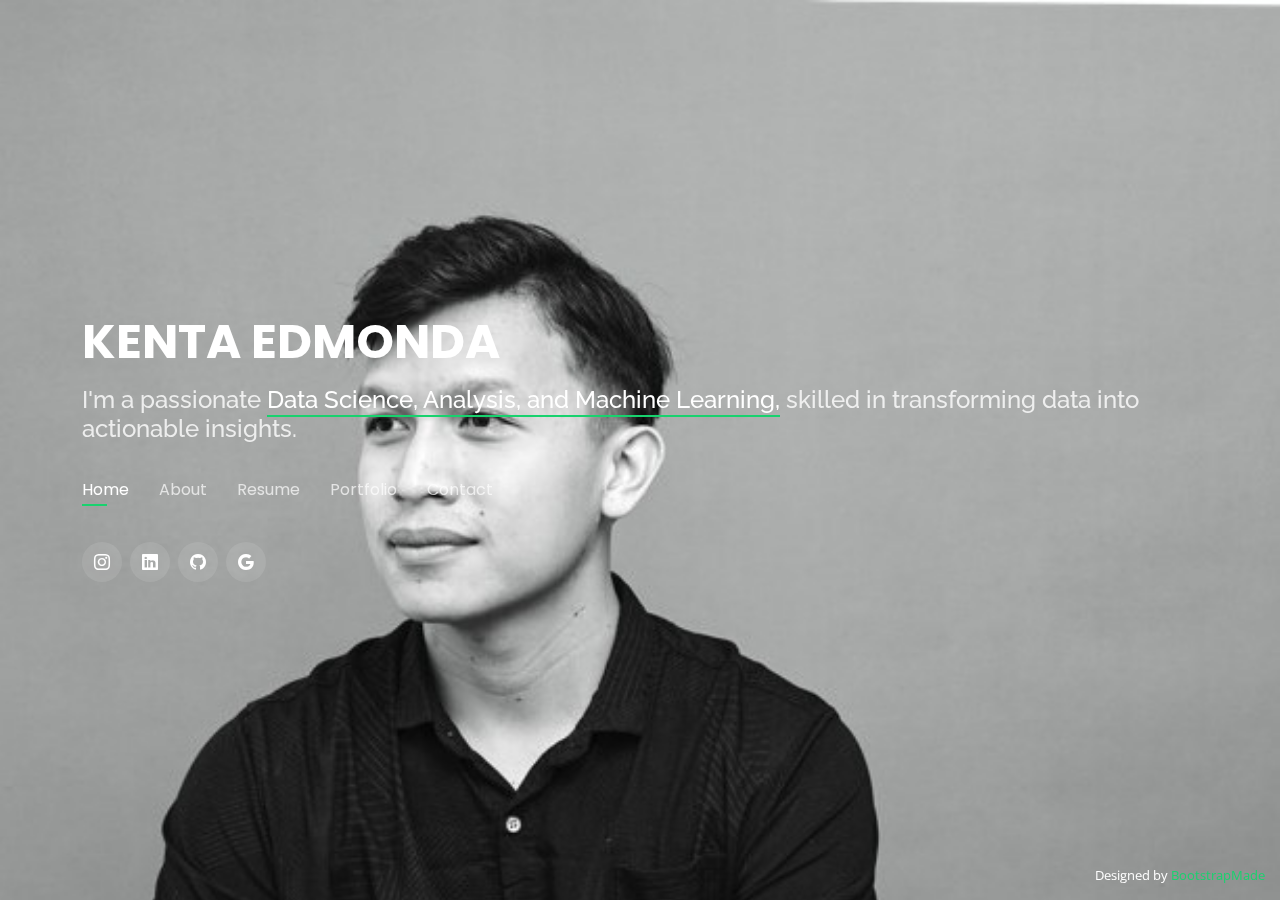
<file: index.html>
<!DOCTYPE html>
<html lang="en">

<head>
  <meta charset="utf-8">
  <meta content="width=device-width, initial-scale=1.0" name="viewport">

  <title>KentaEDM Portfolio</title>
  <meta content="" name="description">
  <meta content="" name="keywords">

  <!-- Favicons -->
  <link href="assets/img/istockphoto-1056394078-1024x1024.jpg" rel="icon">
  <link href="assets/img/apple-touch-icon.png" rel="apple-touch-icon">

  <!-- Google Fonts -->
  <link href="https://fonts.googleapis.com/css?family=Open+Sans:300,300i,400,400i,600,600i,700,700i|Raleway:300,300i,400,400i,500,500i,600,600i,700,700i|Poppins:300,300i,400,400i,500,500i,600,600i,700,700i" rel="stylesheet">

  <!-- Vendor CSS Files -->
  <link href="assets/vendor/bootstrap/css/bootstrap.min.css" rel="stylesheet">
  <link href="assets/vendor/bootstrap-icons/bootstrap-icons.css" rel="stylesheet">
  <link href="assets/vendor/boxicons/css/boxicons.min.css" rel="stylesheet">
  <link href="assets/vendor/glightbox/css/glightbox.min.css" rel="stylesheet">
  <link href="assets/vendor/remixicon/remixicon.css" rel="stylesheet">
  <link href="assets/vendor/swiper/swiper-bundle.min.css" rel="stylesheet">

  <!-- Template Main CSS File -->
  <link href="assets/css/style.css" rel="stylesheet">

  <!-- =======================================================
  * Template Name: Personal
  * Updated: Sep 18 2023 with Bootstrap v5.3.2
  * Template URL: https://bootstrapmade.com/personal-free-resume-bootstrap-template/
  * Author: BootstrapMade.com
  * License: https://bootstrapmade.com/license/
  ======================================================== -->
</head>

<body>

  <!-- ======= Header ======= -->
  <header id="header">
    <div class="container">

      <h1><a href="index.html">KENTA EDMONDA</a></h1>
      <!-- Uncomment below if you prefer to use an image logo -->
      <!-- <a href="index.html" class="mr-auto"><img src="assets/img/logo.png" alt="" class="img-fluid"></a> -->
      <h2>I'm a passionate <span>Data Science, Analysis, and Machine Learning,</span> skilled in transforming data into actionable insights.</h2>

      <nav id="navbar" class="navbar">
        <ul>
          <li><a class="nav-link active" href="#header">Home</a></li>
          <li><a class="nav-link" href="#about">About</a></li>
          <li><a class="nav-link" href="#resume">Resume</a></li>
          <li><a class="nav-link" href="#portfolio">Portfolio</a></li>
          <li><a class="nav-link" href="#contact">Contact</a></li>
        </ul>
        <i class="bi bi-list mobile-nav-toggle"></i>
      </nav><!-- .navbar -->

      <div class="social-links">
        <a href="https://www.instagram.com/kentaedmonda/" class="instagram"><i class="bi bi-instagram"></i></a>
        <a href="https://www.linkedin.com/in/kentaedmonda/" class="linkedin"><i class="bi bi-linkedin"></i></a>
        <a href="https://github.com/KentaEDM" class="github"><i class="bi bi-github"></i></a>
        <a href="https://public.tableau.com/app/profile/kenta.edmonda/vizzes" class="tableau"><i class="bi bi-google"></i></a>


      </div>

    </div>
  </header><!-- End Header -->

  <!-- ======= About Section ======= -->
  <section id="about" class="about">

    <!-- ======= About Me ======= -->
    <div class="about-me container">

      <div class="section-title">
        <h2>About</h2>
        <p>Learn more about me</p>
      </div>

      <div class="row">
        <div class="col-lg-4" data-aos="fade-right">
          <img src="assets/img/KentaFoto.jpeg" class="img-fluid" alt="">
        </div>
        <div class="col-lg-8 pt-4 pt-lg-0 content" data-aos="fade-left">
          <h3>Data Enthusiast</h3>
          <p class="fst-italic">
            I am Kenta, a fresh graduate from Catholic Parahyangan University with a major in International Relations. I am an individual with a strong passion for learning and a deep interest in the field of Data. Endowed with motivation, integrity, and a keen eye for detail, I am also adept at analytical thinking and take my responsibilities seriously. I am comfortable working both collaboratively and independently.
            <br><br>My commitment to growth is evident through my enrollment in various courses and programs, which encompass areas such as Data Analyst, Data Science, and Machine Learning. These experiences, acquired from diverse learning platforms, have not only expanded my theoretical knowledge but also equipped me with practical skills.
            <br><br>I am excited about the prospect of contributing to your esteemed organization. Thank you for considering my profile.
          </p>
        </div>
      </div>

    </div><!-- End About Me -->

    <!-- ======= Counts ======= -->
    

    <!-- ======= Skills  ======= -->
    <div class="skills container">

      <div class="section-title">
        <h2>Skills</h2>
      </div>

      <div class="row skills-content">

        <div class="col-lg-6">

          <div class="progress">
            <span class="skill">Python <i class="val">80%</i></span>
            <div class="progress-bar-wrap">
              <div class="progress-bar" role="progressbar" aria-valuenow="80" aria-valuemin="0" aria-valuemax="100"></div>
            </div>
          </div>

          <div class="progress">
            <span class="skill">R Programming <i class="val">65%</i></span>
            <div class="progress-bar-wrap">
              <div class="progress-bar" role="progressbar" aria-valuenow="65" aria-valuemin="0" aria-valuemax="100"></div>
            </div>
          </div>

          <div class="progress">
            <span class="skill">SQL <i class="val">80%</i></span>
            <div class="progress-bar-wrap">
              <div class="progress-bar" role="progressbar" aria-valuenow="80" aria-valuemin="0" aria-valuemax="100"></div>
            </div>
          </div>

          <div class="progress">
            <span class="skill">Data Visualization <i class="val">85%</i></span>
            <div class="progress-bar-wrap">
              <div class="progress-bar" role="progressbar" aria-valuenow="85" aria-valuemin="0" aria-valuemax="100"></div>
            </div>
          </div>

        </div>

        <div class="col-lg-6">

          <div class="progress">
            <span class="skill">Statistical Analysis<i class="val">85%</i></span>
            <div class="progress-bar-wrap">
              <div class="progress-bar" role="progressbar" aria-valuenow="85" aria-valuemin="0" aria-valuemax="100"></div>
            </div>
          </div>

          <div class="progress">
            <span class="skill">Problem Solving<i class="val">80%</i></span>
            <div class="progress-bar-wrap">
              <div class="progress-bar" role="progressbar" aria-valuenow="80" aria-valuemin="0" aria-valuemax="100"></div>
            </div>
          </div>

          <div class="progress">
            <span class="skill">Communication <i class="val">85%</i></span>
            <div class="progress-bar-wrap">
              <div class="progress-bar" role="progressbar" aria-valuenow="85" aria-valuemin="0" aria-valuemax="100"></div>
            </div>
          </div>

        </div>

      </div>

    </div><!-- End Skills -->

    <!-- ======= TOOLS ======= -->
    <div class="interests container">

      <div class="section-title">
        <h2>TOOLS AND PLATFORM</h2>
      </div>

      <div class="row">
        <div class="col-lg-3 col-md-4">
          <div class="icon-box">
            <i class="ri-store-line" style="color: #ffbb2c;"></i>
            <h3>SQLite</h3>
          </div>
        </div>
        <div class="col-lg-3 col-md-4 mt-4 mt-md-0">
          <div class="icon-box">
            <i class="ri-bar-chart-box-line" style="color: #5578ff;"></i>
            <h3>Tableau</h3>
          </div>
        </div>
        <div class="col-lg-3 col-md-4 mt-4 mt-md-0">
          <div class="icon-box">
            <i class="ri-calendar-todo-line" style="color: #e80368;"></i>
            <h3>Microsoft Excel</h3>
          </div>
        </div>
        <div class="col-lg-3 col-md-4 mt-4 mt-lg-0">
          <div class="icon-box">
            <i class="ri-paint-brush-line" style="color: #e361ff;"></i>
            <h3>Power BI</h3>
          </div>
        </div>
        <div class="col-lg-3 col-md-4 mt-4">
          <div class="icon-box">
            <i class="ri-database-2-line" style="color: #47aeff;"></i>
            <h3>MySQL</h3>
          </div>
        </div>
        <div class="col-lg-3 col-md-4 mt-4">
          <div class="icon-box">
            <i class="ri-gradienter-line" style="color: #ffa76e;"></i>
            <h3>Git and Github</h3>
          </div>
        </div>
        <div class="col-lg-3 col-md-4 mt-4">
          <div class="icon-box">
            <i class="ri-file-list-3-line" style="color: #11dbcf;"></i>
            <h3>Pandas</h3>
          </div>
        </div>
        <div class="col-lg-3 col-md-4 mt-4">
          <div class="icon-box">
            <i class="ri-price-tag-2-line" style="color: #4233ff;"></i>
            <h3>Numpy</h3>
          </div>
        </div>
        <div class="col-lg-3 col-md-4 mt-4">
          <div class="icon-box">
            <i class="ri-anchor-line" style="color: #b2904f;"></i>
            <h3>SckitLearn</h3>
          </div>
        </div>
        <div class="col-lg-3 col-md-4 mt-4">
          <div class="icon-box">
            <i class="ri-disc-line" style="color: #b20969;"></i>
            <h3>TensorFlow</h3>
          </div>
        </div>
        <div class="col-lg-3 col-md-4 mt-4">
          <div class="icon-box">
            <i class="ri-base-station-line" style="color: #ff5828;"></i>
            <h3>Keras</h3>
          </div>
        </div>
        <div class="col-lg-3 col-md-4 mt-4">
          <div class="icon-box">
            <i class="ri-fingerprint-line" style="color: #29cc61;"></i>
            <h3>Pytorch</h3>
          </div>
        </div>
      </div>

    </div><!-- End Interests -->

    <!-- ======= Testimonials ======= -->
    

  </section><!-- End About Section -->

  <!-- ======= Resume Section ======= -->
  <section id="resume" class="resume">
    <div class="container">

      <div class="section-title">
        <h2>Resume</h2>
        <p>Check My Resume</p>
      </div>

      <div class="row">
        <div class="col-lg-6">
          <h3 class="resume-title">Sumary</h3>
          <div class="resume-item pb-0">
            <h4>Kenta Edmonda</h4>
            <p><em>An International Relations graduate with a Bachelor's degree from Parahyangan Catholic University,
              with a GPA of 3.62. Driven by a strong passion for Data Science and Data Analytics, I have the skills
              to collect, analyze, and derive insights from data. Actively pursuing opportunities in Data Science or
              Data Analytics to apply my knowledge and contribute to data-driven decision-making in forwardthinking companies.</em></p>
            <p>
            <ul>
              <li>Jakarta, Indonesia.</li>
              <li>+62 82271018797</li>
              <li>kentaedmonda01@gmail.com</li>
            </ul>
            </p>
          </div>

          <h3 class="resume-title">Education</h3>
          <div class="resume-item">
            <h4>Data Science Bootcamp</h4>
            <h5>2023 August - Present</h5>
            <p><em>Binar Academy, Jakarta.</em></p>
            <p>Embarking on an exciting journey in a Data Science Bootcamp, I'm actively shaping my data expertise, mastering tools like Python, R, SQL, and diving into various machine learning models. I'm also honing my data visualization skills to create compelling and informative visuals that transform information into powerful insights and solutions.</p>
          </div>
          <div class="resume-item">
            <h4>Bachelor of International Relations</h4>
            <h5>2019 - 2023</h5>
            <p><em>Universitas Katolik Parahyangan, Bandung.</em></p>
            <p>My background in international relations equips me with critical skills in policy analysis, cross-cultural communication, and global context comprehension. These abilities enable me to assess data within a broader international framework, aiding in data-driven decision-making for global challenges and diplomatic strategies.</p>
          </div>
        </div>
        <div class="col-lg-6">
          <h3 class="resume-title">Professional Experience</h3>
          <div class="resume-item">
            <h4>Machine Learning</h4>
            <h5>2023 February - 2023 July</h5>
            <p><em>Bangkit Academy 2023 By Google, GoTo, Traveloka</em></p>
            <p>
            <ul>
              <li>Successfully completed an intensive program focused on Machine Learning, organized by Google,GoTo, and Traveloka.</li>
              <li>Successfully developed “EcoScan”, an innovating application that detects and classifies differenttypes of waste based on organic and non-organic categories. </li>
              <li>Acquiring hands-on experience in building and deploying Machine Learning models through “EcoScan” projects.</li>
            </ul>
            </p>
          </div>
          <div class="resume-item">
            <h4>Business Intelligence Analyst, Internship.</h4>
            <h5>2021 June - 2021 August</h5>
            <p><em>Bank Muamalat</em></p>
            <p>
            <ul>
              <li>Created interactive and informative sales dashboard to monitor and analyze company's sales performance.</li>
              <li>Gathered and integrated sales data from various source to provide comprehensive insight into sales trend, customers, and products.</li>
              <li>Implemented effective data visualizations, such as charts, tables, and graph, to assist management and sales teams in understanding sales performance and making better-informed decisions.</li>
            </ul>
            </p>
          </div>
        </div>
      </div>

    </div>
  </section><!-- End Resume Section -->

  
  <!-- ======= Portfolio Section ======= -->
  <section id="portfolio" class="portfolio">
    <div class="container">

      <div class="section-title">
        <h2>Portfolio</h2>
        <p>My Works</p>
      </div>

      <div class="row">
        <div class="col-lg-12 d-flex justify-content-center">
          <ul id="portfolio-flters">
            <li data-filter="*" class="filter-active">All</li>
            <li data-filter=".filter-app">Data Science</li>
            <li data-filter=".filter-web">Data Analyst</li>
            <li data-filter=".filter-card">Data Visualization</li>

          </ul>
        </div>
      </div>

      <div class="row portfolio-container">

        <div class="col-lg-4 col-md-6 portfolio-item filter-app">
          <div class="portfolio-wrap">
            <img src="assets/img/portfolio/Face Recognition.jpg" class="img-fluid" alt="">
            <div class="portfolio-info">
                <!-- ======= Data Science ======= -->
              <h4>Face Recognition</h4>
              <p>Data Science</p>
              <div class="portfolio-links">
                <a href="assets/img/portfolio/Face Recognition.jpg" data-gallery="portfolioGallery" class="portfolio-lightbox" title="Data Science: Face Recognition Project"><i class="bx bx-plus"></i></a>
                <a href="ds-facial_recog.html" data-gallery="portfolioDetailsGallery" data-glightbox="type: external" class="portfolio-details-lightbox" title="Portfolio Details"><i class="bx bx-link"></i></a>
              </div>
            </div>
          </div>
        </div>


        <div class="col-lg-4 col-md-6 portfolio-item filter-app">
          <div class="portfolio-wrap">
            <img src="assets/img/portfolio/Income Prediction.jpg" class="img-fluid" alt="">
            <div class="portfolio-info">
              <h4>Income Prediction</h4>
              <p>Data Science</p>
              <div class="portfolio-links">
                <a href="assets/img/portfolio/Income Prediction.jpg" data-gallery="portfolioGallery" class="portfolio-lightbox" title="Income Prediction"><i class="bx bx-plus"></i></a>
                <a href="ds-income_prediction.html" data-gallery="portfolioDetailsGallery" data-glightbox="type: external" class="portfolio-details-lightbox" title="Portfolio Details"><i class="bx bx-link"></i></a>
              </div>
            </div>
          </div>
        </div>

        <div class="col-lg-4 col-md-6 portfolio-item filter-card">
          <div class="portfolio-wrap">
            <img src="assets/img/portfolio/Ind_Covid2.png" class="img-fluid" alt="">
            <div class="portfolio-info">
              <h4>The Dynamic of Covid-19 Indonesia</h4>
              <p>Data Visualization</p>
              <div class="portfolio-links">
                <a href="assets/img/portfolio/Ind_Covid2.png" data-gallery="portfolioGallery" class="portfolio-lightbox" title="The Dynamic of Covid-19 Indonesia"><i class="bx bx-plus"></i></a>
                <a href="dv-indo_cov.html" data-gallery="portfolioDetailsGallery" data-glightbox="type: external" class="portfolio-details-lightbox" title="Portfolio Details"><i class="bx bx-link"></i></a>
              </div>
            </div>
          </div>
        </div>

        <div class="col-lg-4 col-md-6 portfolio-item filter-card">
          <div class="portfolio-wrap">
            <img src="assets/img/portfolio/Washington.png" class="img-fluid" alt="">
            <div class="portfolio-info">
              <h4>Washington House Sales Dashboard 2</h4>
              <p>Data Visualization</p>
              <div class="portfolio-links">
                <a href="assets/img/portfolio/Washington.png" data-gallery="portfolioGallery" class="portfolio-lightbox" title="Washington House Sales Dashboard 2"><i class="bx bx-plus"></i></a>
                <a href="dv_washington.html" data-gallery="portfolioDetailsGallery" data-glightbox="type: external" class="portfolio-details-lightbox" title="Portfolio Details"><i class="bx bx-link"></i></a>
              </div>
            </div>
          </div>
        </div>

        <div class="col-lg-4 col-md-6 portfolio-item filter-app">
          <div class="portfolio-wrap">
            <img src="assets/img/portfolio/Starbucks.jpg" class="img-fluid" alt="">
            <div class="portfolio-info">
              <h4>EDA and NLP: Exploration of Starbucks Company Review and Rating Features</h4>
              <p>Data Science</p>
              <div class="portfolio-links">
                <a href="assets/img/portfolio/Starbucks.jpg" data-gallery="portfolioGallery" class="portfolio-lightbox" title="EDA and NLP: Exploration of Starbucks Company Review and Rating Features"><i class="bx bx-plus"></i></a>
                <a href="ds-starbucks.html" data-gallery="portfolioDetailsGallery" data-glightbox="type: external" class="portfolio-details-lightbox" title="Portfolio Details"><i class="bx bx-link"></i></a>
              </div>
            </div>
          </div>
        </div>

        <div class="col-lg-4 col-md-6 portfolio-item filter-app">
          <div class="portfolio-wrap">
            <img src="assets/img/portfolio/Waste Classification.jpg" class="img-fluid" alt="">
            <div class="portfolio-info">
              <h4>Waste Classification</h4>
              <p>Data Science</p>
              <div class="portfolio-links">
                <a href="assets/img/portfolio/Waste Classification1.jpg.png" data-gallery="portfolioGallery" class="portfolio-lightbox" title="Waste Classification"><i class="bx bx-plus"></i></a>
                <a href="ds-waste_classification.html" data-gallery="portfolioDetailsGallery" data-glightbox="type: external" class="portfolio-details-lightbox" title="Portfolio Details"><i class="bx bx-link"></i></a>
              </div>
            </div>
          </div>
        </div>

        <div class="col-lg-4 col-md-6 portfolio-item filter-card">
          <div class="portfolio-wrap">
            <img src="assets/img/portfolio/Net_2.png" class="img-fluid" alt="">
            <div class="portfolio-info">
              <h4>Netflix and Tv Shows Visualization</h4>
              <p>Data Visualization</p>
              <div class="portfolio-links">
                <a href="assets/img/portfolio/Net_2.png" data-gallery="portfolioGallery" class="portfolio-lightbox" title="Netflix and Tv Shows Visualization"><i class="bx bx-plus"></i></a>
                <a href="dv_netfilix.html" data-gallery="portfolioDetailsGallery" data-glightbox="type: external" class="portfolio-details-lightbox" title="Portfolio Details"><i class="bx bx-link"></i></a>
              </div>
            </div>
          </div>
        </div>

        <div class="col-lg-4 col-md-6 portfolio-item filter-card">
          <div class="portfolio-wrap">
            <img src="assets/img/portfolio/Glob_Covid2.png" class="img-fluid" alt="">
            <div class="portfolio-info">
              <h4>Global Covid-19 Visualization</h4>
              <p>Data Visualization</p>
              <div class="portfolio-links">
                <a href="assets/img/portfolio/Glob_Covid2.png" data-gallery="portfolioGallery" class="portfolio-lightbox" title="Global Covid-19 Visualization"><i class="bx bx-plus"></i></a>
                <a href="dv-glob_cov.html" data-gallery="portfolioDetailsGallery" data-glightbox="type: external" class="portfolio-details-lightbox" title="Portfolio Details"><i class="bx bx-link"></i></a>
              </div>
            </div>
          </div>
        </div>

        <div class="col-lg-4 col-md-6 portfolio-item filter-web">
          <div class="portfolio-wrap">
            <img src="assets/img/portfolio/1.jpg" class="img-fluid" alt="">
            <div class="portfolio-info">
              <h4>API and EDA: Abusive and Hate Speech on Twitter</h4>
              <p>Data Analysis</p>
              <div class="portfolio-links">
                <a href="assets/img/portfolio/1.jpg" data-gallery="portfolioGallery" class="portfolio-lightbox" title="API and EDA: Abusive and Hate Speech on Twitter"><i class="bx bx-plus"></i></a>
                <a href="da-eda-api.html" data-gallery="portfolioDetailsGallery" data-glightbox="type: external" class="portfolio-details-lightbox" title="Portfolio Details"><i class="bx bx-link"></i></a>
              </div>
            </div>
          </div>
        </div>

      </div>

    </div>
  </section><!-- End Portfolio Section -->

  <!-- ======= Contact Section ======= -->
  <section id="contact" class="contact">
    <div class="container">

      <div class="section-title">
        <h2>Contact</h2>
        <p>Contact Me</p>
      </div>

      <div class="row mt-2">

        <div class="col-md-6 d-flex align-items-stretch">
          <div class="info-box">
            <i class="bx bx-map"></i>
            <h3>My Address</h3>
            <p>Jakarta, Indonesia.</p>
          </div>
        </div>

        <div class="col-md-6 mt-4 mt-md-0 d-flex align-items-stretch">
          <div class="info-box">
            <i class="bx bx-share-alt"></i>
            <h3>Social Profiles</h3>
            <div class="social-links">
              <a href="https://github.com/KentaEDM" class="github"><i class="bi bi-github"></i></a>
              <a href="https://www.instagram.com/kentaedmonda/" class="instagram"><i class="bi bi-instagram"></i></a>
              <a href="https://www.linkedin.com/in/kentaedmonda/" class="linkedin"><i class="bi bi-linkedin"></i></a>
              <a href="https://public.tableau.com/app/profile/kenta.edmonda/vizzes" class="tableau"><i class="bi bi-google"></i></a>
            </div>

          </div>
        </div>

        <div class="col-md-6 mt-4 d-flex align-items-stretch">
          <div class="info-box">
            <i class="bx bx-envelope"></i>
            <h3>Email Me</h3>
            <p>kentaedmonda01@gmail.com</p>
          </div>
        </div>
        <div class="col-md-6 mt-4 d-flex align-items-stretch">
          <div class="info-box">
            <i class="bx bx-phone-call"></i>
            <h3>Call Me</h3>
            <p>+62 82271018797</p>
          </div>
        </div>
      </div>

    

    </div>
  </section><!-- End Contact Section -->

  <div class="credits">
    <!-- All the links in the footer should remain intact. -->
    <!-- You can delete the links only if you purchased the pro version. -->
    <!-- Licensing information: https://bootstrapmade.com/license/ -->
    <!-- Purchase the pro version with working PHP/AJAX contact form: https://bootstrapmade.com/personal-free-resume-bootstrap-template/ -->
    Designed by <a href="https://bootstrapmade.com/">BootstrapMade</a>
  </div>

  <!-- Vendor JS Files -->
  <script src="assets/vendor/purecounter/purecounter_vanilla.js"></script>
  <script src="assets/vendor/bootstrap/js/bootstrap.bundle.min.js"></script>
  <script src="assets/vendor/glightbox/js/glightbox.min.js"></script>
  <script src="assets/vendor/isotope-layout/isotope.pkgd.min.js"></script>
  <script src="assets/vendor/swiper/swiper-bundle.min.js"></script>
  <script src="assets/vendor/waypoints/noframework.waypoints.js"></script>
  <script src="assets/vendor/php-email-form/validate.js"></script>

  <!-- Template Main JS File -->
  <script src="assets/js/main.js"></script>

</body>

</html>
</file>
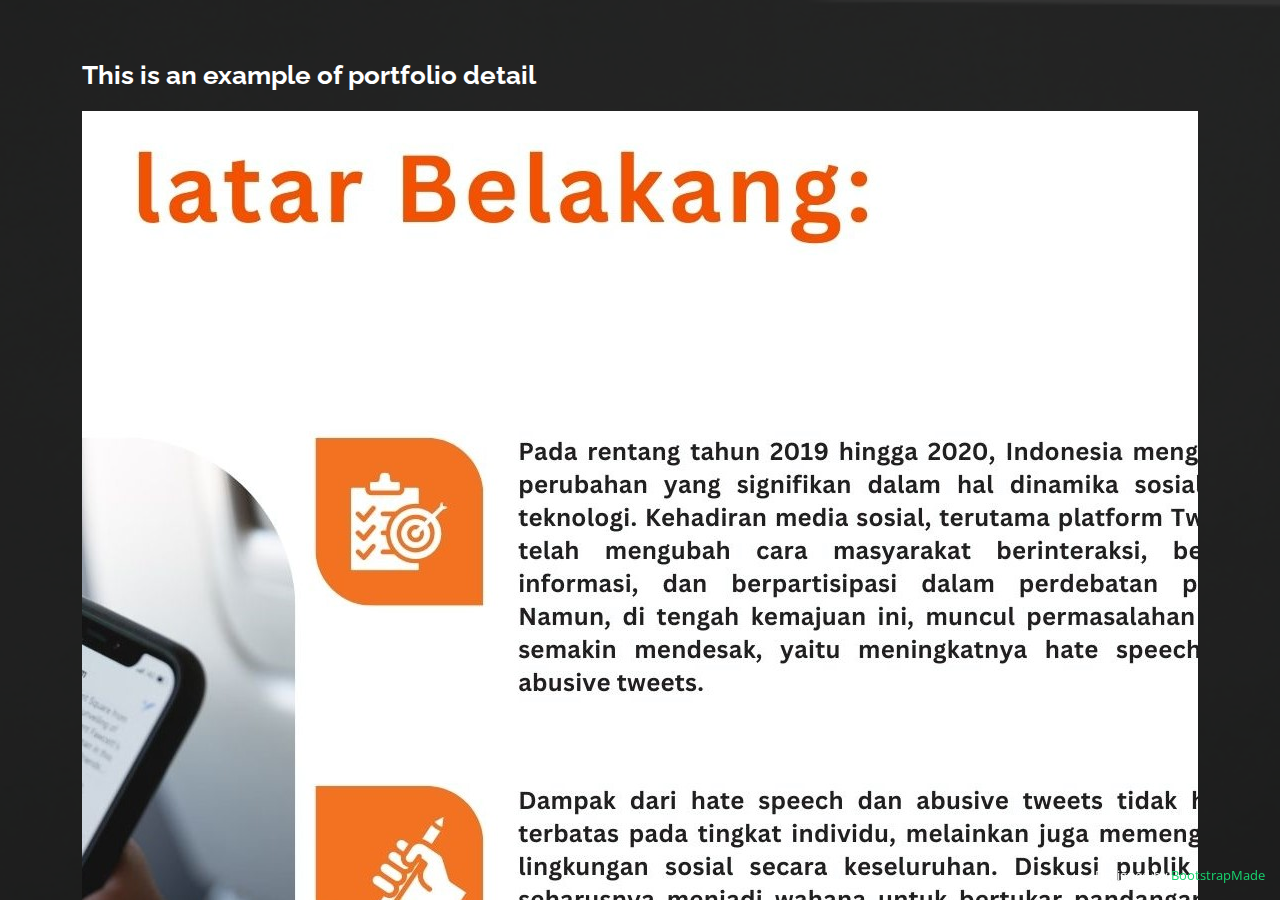
<file: da-eda-api.html>
<!DOCTYPE html>
<html lang="en">

<head>
  <meta charset="utf-8">
  <meta content="width=device-width, initial-scale=1.0" name="viewport">

  <title>Portfolio Details - Personal Bootstrap Template</title>
  <meta content="" name="description">
  <meta content="" name="keywords">

  <!-- Favicons -->
  <link href="assets/img/favicon.png" rel="icon">
  <link href="assets/img/apple-touch-icon.png" rel="apple-touch-icon">

  <!-- Google Fonts -->
  <link href="https://fonts.googleapis.com/css?family=Open+Sans:300,300i,400,400i,600,600i,700,700i|Raleway:300,300i,400,400i,500,500i,600,600i,700,700i|Poppins:300,300i,400,400i,500,500i,600,600i,700,700i" rel="stylesheet">

  <!-- Vendor CSS Files -->
  <link href="assets/vendor/bootstrap/css/bootstrap.min.css" rel="stylesheet">
  <link href="assets/vendor/bootstrap-icons/bootstrap-icons.css" rel="stylesheet">
  <link href="assets/vendor/boxicons/css/boxicons.min.css" rel="stylesheet">
  <link href="assets/vendor/glightbox/css/glightbox.min.css" rel="stylesheet">
  <link href="assets/vendor/remixicon/remixicon.css" rel="stylesheet">
  <link href="assets/vendor/swiper/swiper-bundle.min.css" rel="stylesheet">

  <!-- Template Main CSS File -->
  <link href="assets/css/style.css" rel="stylesheet">

  <!-- =======================================================
  * Template Name: Personal
  * Updated: Sep 18 2023 with Bootstrap v5.3.2
  * Template URL: https://bootstrapmade.com/personal-free-resume-bootstrap-template/
  * Author: BootstrapMade.com
  * License: https://bootstrapmade.com/license/
  ======================================================== -->
</head>

<body>

  <main id="main">

    <!-- ======= Portfolio Details ======= -->
    <div id="portfolio-details" class="portfolio-details">
      <div class="container">

        <div class="row">
                <!-- ======= Atur Ukuran Foto ======= -->
          <div class="col-lg-12">
            <h2 class="portfolio-title">This is an example of portfolio detail</h2>

            <div class="portfolio-details-slider swiper">
              <div class="swiper-wrapper align-items-center">

                <div class="swiper-slide">
                  <img src="assets/img/portfolio/2.jpg" alt="">
                </div>

                <div class="swiper-slide">
                  <img src="assets/img/portfolio/11.jpg" alt="">
                </div>
                <div class="swiper-slide">
                  <img src="assets/img/portfolio/13.jpg" alt="">
                </div>
                <div class="swiper-slide">
                  <img src="assets/img/portfolio/18.jpg" alt="">
                </div>
                <div class="swiper-slide">
                  <img src="assets/img/portfolio/19.jpg" alt="">
                </div>

              </div>
              <div class="swiper-pagination">
              </div>
            </div>

          </div>
         <!-- ======= Atur Ukuran Di bawah FOto portfolio details ======= -->
          <div class="col-lg-10 portfolio-info">
            <h3>Project information</h3>
            <ul>
              <li><strong>Category</strong>: API and Exploratory Data Analysis</li>
              <li><strong>Associate</strong>: Binar Academy</li>
              <li><strong>Project URL</strong>: <a href="https://github.com/KentaEDM/API_Project">View My Github Repository</a></li>
            </ul>

            <p>
              I created an API to clean and detect hate speech and harassment in Twitter data. 
              I gathered a diverse dataset, cleaned the data, and detected hate speech using natural 
              language processing techniques. I compared the distribution of non-hate/non-abusive content 
              with hate/abusive content in the dataset and analyzed key words in harmful content. <br><br>I developed 
              the API using Python and conducted testing and evaluation. My analysis showed that non-hate/non-abusive content is more prevalent on Twitter than harmful content, which can be used to address online toxicity.
            </p>
          </div>

        </div>

      </div>
    </div><!-- End Portfolio Details -->

  </main><!-- End #main -->

  <div class="credits">
    <!-- All the links in the footer should remain intact. -->
    <!-- You can delete the links only if you purchased the pro version. -->
    <!-- Licensing information: https://bootstrapmade.com/license/ -->
    <!-- Purchase the pro version with working PHP/AJAX contact form: https://bootstrapmade.com/personal-free-resume-bootstrap-template/ -->
    Designed by <a href="https://bootstrapmade.com/">BootstrapMade</a>
  </div>

  <!-- Vendor JS Files -->
  <script src="assets/vendor/purecounter/purecounter_vanilla.js"></script>
  <script src="assets/vendor/bootstrap/js/bootstrap.bundle.min.js"></script>
  <script src="assets/vendor/glightbox/js/glightbox.min.js"></script>
  <script src="assets/vendor/isotope-layout/isotope.pkgd.min.js"></script>
  <script src="assets/vendor/swiper/swiper-bundle.min.js"></script>
  <script src="assets/vendor/waypoints/noframework.waypoints.js"></script>
  <script src="assets/vendor/php-email-form/validate.js"></script>

  <!-- Template Main JS File -->
  <script src="assets/js/main.js"></script>

</body>

</html>
</file>
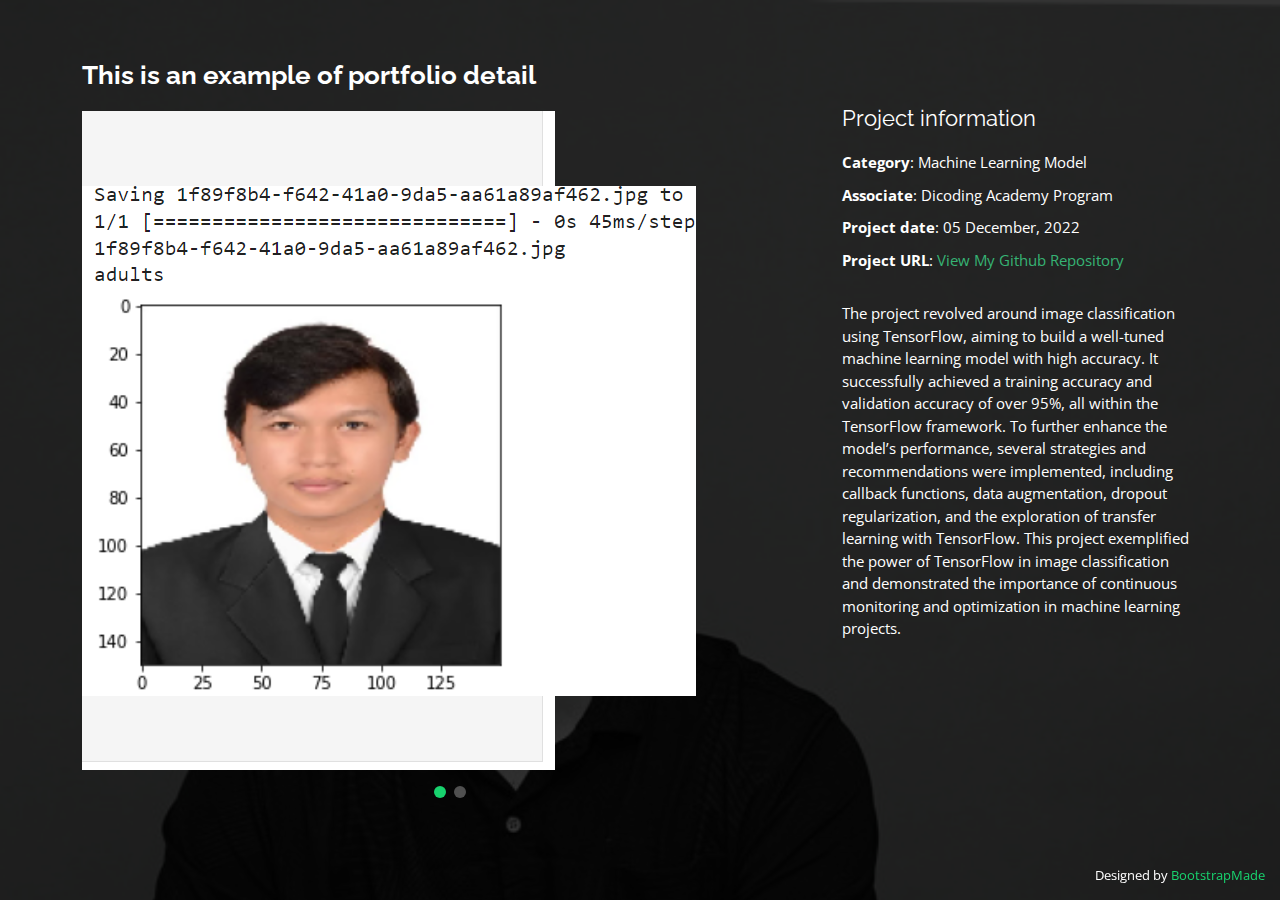
<file: ds-facial_recog.html>
<!DOCTYPE html>
<html lang="en">

<head>
  <meta charset="utf-8">
  <meta content="width=device-width, initial-scale=1.0" name="viewport">

  <title>Portfolio Details - Personal Bootstrap Template</title>
  <meta content="" name="description">
  <meta content="" name="keywords">

  <!-- Favicons -->
  <link href="assets/img/favicon.png" rel="icon">
  <link href="assets/img/apple-touch-icon.png" rel="apple-touch-icon">

  <!-- Google Fonts -->
  <link href="https://fonts.googleapis.com/css?family=Open+Sans:300,300i,400,400i,600,600i,700,700i|Raleway:300,300i,400,400i,500,500i,600,600i,700,700i|Poppins:300,300i,400,400i,500,500i,600,600i,700,700i" rel="stylesheet">

  <!-- Vendor CSS Files -->
  <link href="assets/vendor/bootstrap/css/bootstrap.min.css" rel="stylesheet">
  <link href="assets/vendor/bootstrap-icons/bootstrap-icons.css" rel="stylesheet">
  <link href="assets/vendor/boxicons/css/boxicons.min.css" rel="stylesheet">
  <link href="assets/vendor/glightbox/css/glightbox.min.css" rel="stylesheet">
  <link href="assets/vendor/remixicon/remixicon.css" rel="stylesheet">
  <link href="assets/vendor/swiper/swiper-bundle.min.css" rel="stylesheet">

  <!-- Template Main CSS File -->
  <link href="assets/css/style.css" rel="stylesheet">

  <!-- =======================================================
  * Template Name: Personal
  * Updated: Sep 18 2023 with Bootstrap v5.3.2
  * Template URL: https://bootstrapmade.com/personal-free-resume-bootstrap-template/
  * Author: BootstrapMade.com
  * License: https://bootstrapmade.com/license/
  ======================================================== -->
</head>

<body>

  <main id="main">

    <!-- ======= Portfolio Details ======= -->
    <div id="portfolio-details" class="portfolio-details">
      <div class="container">

        <div class="row">

          <div class="col-lg-8">
            <h2 class="portfolio-title">This is an example of portfolio detail</h2>

            <div class="portfolio-details-slider swiper">
              <div class="swiper-wrapper align-items-center">

                <div class="swiper-slide">
                  <img src="assets/img/portfolio/Det_Inc_Pred1.png" alt="">
                </div>

                <div class="swiper-slide">
                  <img src="assets/img/portfolio/Det_Inc_Pred2.png" alt="">
                </div>

              </div>
              <div class="swiper-pagination">
              </div>
            </div>

          </div>

          <div class="col-lg-4 portfolio-info">
            <h3>Project information</h3>
            <ul>
              <li><strong>Category</strong>: Machine Learning Model</li>
              <li><strong>Associate</strong>: Dicoding Academy Program</li>
              <li><strong>Project date</strong>: 05 December, 2022</li>
              <li><strong>Project URL</strong>: <a href="https://github.com/KentaEDM/Data-Science-Project/tree/main/Face%20Recognition">View My Github Repository</a></li>
            </ul>

            <p>
              The project revolved around image classification using TensorFlow, aiming to build a well-tuned machine learning model with high accuracy. It successfully achieved a training accuracy and validation accuracy of over 95%, all within the TensorFlow framework. To further enhance the model’s performance, several strategies and recommendations were implemented, including callback functions, data augmentation, dropout regularization, and the exploration of transfer learning with TensorFlow. This project exemplified the power of TensorFlow in image classification and demonstrated the importance of continuous monitoring and optimization in machine learning projects.
            </p>
          </div>

        </div>

      </div>
    </div><!-- End Portfolio Details -->

  </main><!-- End #main -->

  <div class="credits">
    <!-- All the links in the footer should remain intact. -->
    <!-- You can delete the links only if you purchased the pro version. -->
    <!-- Licensing information: https://bootstrapmade.com/license/ -->
    <!-- Purchase the pro version with working PHP/AJAX contact form: https://bootstrapmade.com/personal-free-resume-bootstrap-template/ -->
    Designed by <a href="https://bootstrapmade.com/">BootstrapMade</a>
  </div>

  <!-- Vendor JS Files -->
  <script src="assets/vendor/purecounter/purecounter_vanilla.js"></script>
  <script src="assets/vendor/bootstrap/js/bootstrap.bundle.min.js"></script>
  <script src="assets/vendor/glightbox/js/glightbox.min.js"></script>
  <script src="assets/vendor/isotope-layout/isotope.pkgd.min.js"></script>
  <script src="assets/vendor/swiper/swiper-bundle.min.js"></script>
  <script src="assets/vendor/waypoints/noframework.waypoints.js"></script>
  <script src="assets/vendor/php-email-form/validate.js"></script>

  <!-- Template Main JS File -->
  <script src="assets/js/main.js"></script>

</body>

</html>
</file>
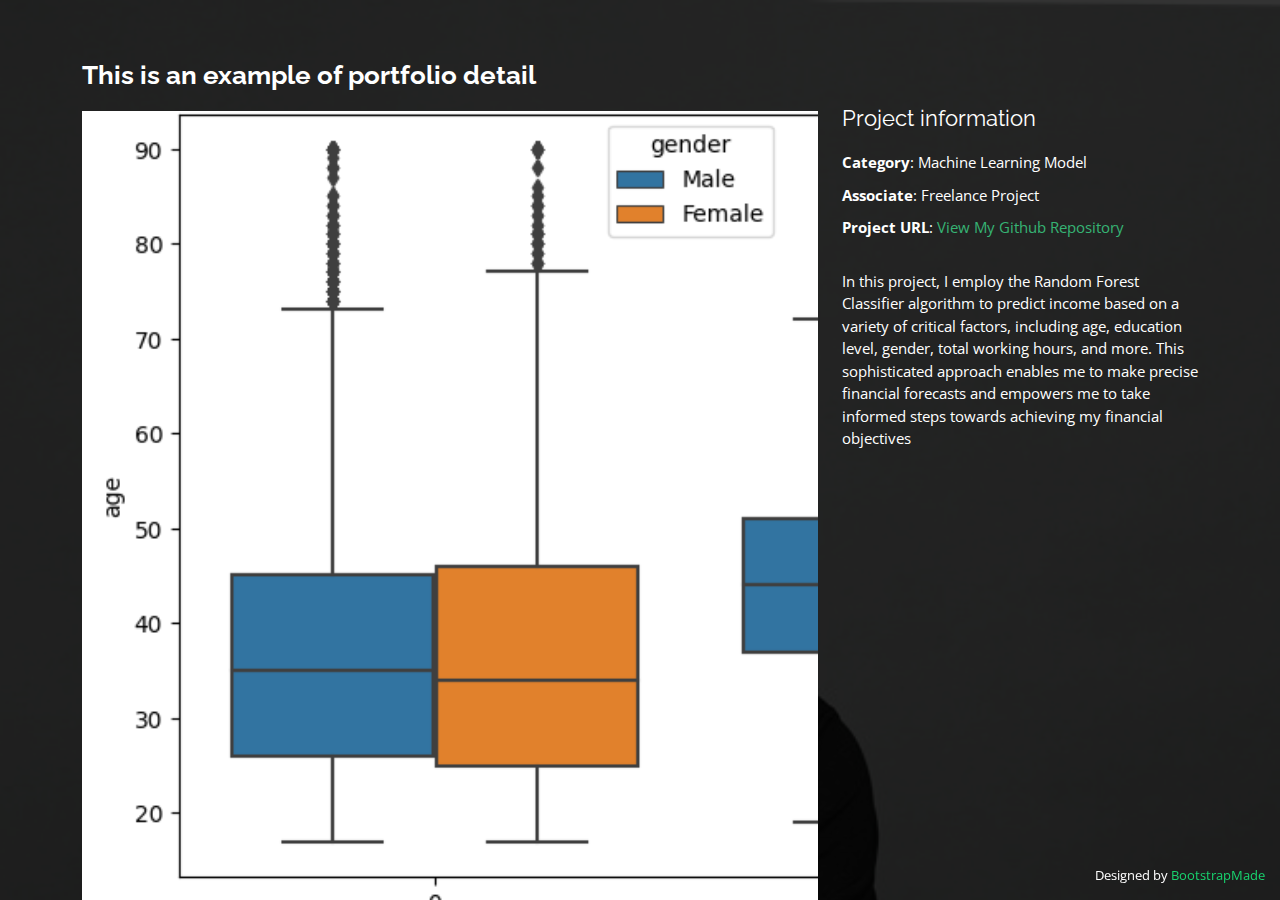
<file: ds-income_prediction.html>
<!DOCTYPE html>
<html lang="en">

<head>
  <meta charset="utf-8">
  <meta content="width=device-width, initial-scale=1.0" name="viewport">

  <title>Portfolio Details - Personal Bootstrap Template</title>
  <meta content="" name="description">
  <meta content="" name="keywords">

  <!-- Favicons -->
  <link href="assets/img/favicon.png" rel="icon">
  <link href="assets/img/apple-touch-icon.png" rel="apple-touch-icon">

  <!-- Google Fonts -->
  <link href="https://fonts.googleapis.com/css?family=Open+Sans:300,300i,400,400i,600,600i,700,700i|Raleway:300,300i,400,400i,500,500i,600,600i,700,700i|Poppins:300,300i,400,400i,500,500i,600,600i,700,700i" rel="stylesheet">

  <!-- Vendor CSS Files -->
  <link href="assets/vendor/bootstrap/css/bootstrap.min.css" rel="stylesheet">
  <link href="assets/vendor/bootstrap-icons/bootstrap-icons.css" rel="stylesheet">
  <link href="assets/vendor/boxicons/css/boxicons.min.css" rel="stylesheet">
  <link href="assets/vendor/glightbox/css/glightbox.min.css" rel="stylesheet">
  <link href="assets/vendor/remixicon/remixicon.css" rel="stylesheet">
  <link href="assets/vendor/swiper/swiper-bundle.min.css" rel="stylesheet">

  <!-- Template Main CSS File -->
  <link href="assets/css/style.css" rel="stylesheet">

  <!-- =======================================================
  * Template Name: Personal
  * Updated: Sep 18 2023 with Bootstrap v5.3.2
  * Template URL: https://bootstrapmade.com/personal-free-resume-bootstrap-template/
  * Author: BootstrapMade.com
  * License: https://bootstrapmade.com/license/
  ======================================================== -->
</head>

<body>

  <main id="main">

    <!-- ======= Portfolio Details ======= -->
    <div id="portfolio-details" class="portfolio-details">
      <div class="container">

        <div class="row">

          <div class="col-lg-8">
            <h2 class="portfolio-title">This is an example of portfolio detail</h2>

            <div class="portfolio-details-slider swiper">
              <div class="swiper-wrapper align-items-center">

                <div class="swiper-slide">
                  <img src="assets/img/portfolio/Inc_Pred3.png" alt="">
                </div>

                <div class="swiper-slide">
                  <img src="assets/img/portfolio/Inc_Pred4.png" alt="">
                </div>

              </div>
              <div class="swiper-pagination"></div>
            </div>

          </div>

          <div class="col-lg-4 portfolio-info">
            <h3>Project information</h3>
            <ul>
              <li><strong>Category</strong>: Machine Learning Model</li>
              <li><strong>Associate</strong>: Freelance Project</li>
              <li><strong>Project URL</strong>: <a href="https://github.com/KentaEDM/Data-Science-Project/tree/main/Income%20Prediction">View My Github Repository</a></li>
            </ul>

            <p>
              In this project, I employ the Random Forest Classifier algorithm to predict income based on a variety of critical factors, including age, education level, gender, total working hours, and more. This sophisticated approach enables me to make precise financial forecasts and empowers me to take informed steps towards achieving my financial objectives
            </p>
          </div>

        </div>

      </div>
    </div><!-- End Portfolio Details -->

  </main><!-- End #main -->

  <div class="credits">
    <!-- All the links in the footer should remain intact. -->
    <!-- You can delete the links only if you purchased the pro version. -->
    <!-- Licensing information: https://bootstrapmade.com/license/ -->
    <!-- Purchase the pro version with working PHP/AJAX contact form: https://bootstrapmade.com/personal-free-resume-bootstrap-template/ -->
    Designed by <a href="https://bootstrapmade.com/">BootstrapMade</a>
  </div>

  <!-- Vendor JS Files -->
  <script src="assets/vendor/purecounter/purecounter_vanilla.js"></script>
  <script src="assets/vendor/bootstrap/js/bootstrap.bundle.min.js"></script>
  <script src="assets/vendor/glightbox/js/glightbox.min.js"></script>
  <script src="assets/vendor/isotope-layout/isotope.pkgd.min.js"></script>
  <script src="assets/vendor/swiper/swiper-bundle.min.js"></script>
  <script src="assets/vendor/waypoints/noframework.waypoints.js"></script>
  <script src="assets/vendor/php-email-form/validate.js"></script>

  <!-- Template Main JS File -->
  <script src="assets/js/main.js"></script>

</body>

</html>
</file>
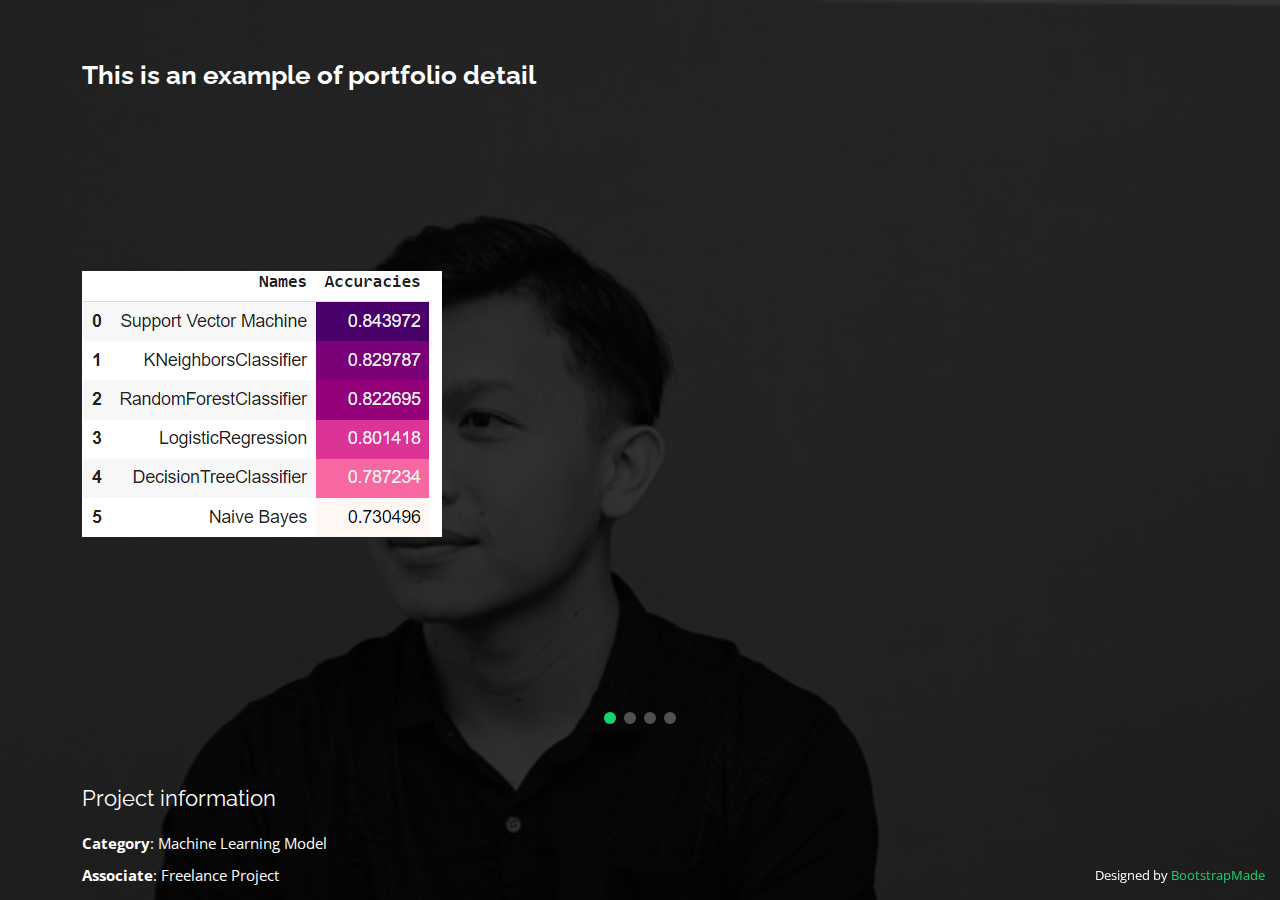
<file: ds-sentimen.html>
<!DOCTYPE html>
<html lang="en">

<head>
  <meta charset="utf-8">
  <meta content="width=device-width, initial-scale=1.0" name="viewport">

  <title>Portfolio Details - Personal Bootstrap Template</title>
  <meta content="" name="description">
  <meta content="" name="keywords">

  <!-- Favicons -->
  <link href="assets/img/favicon.png" rel="icon">
  <link href="assets/img/apple-touch-icon.png" rel="apple-touch-icon">

  <!-- Google Fonts -->
  <link href="https://fonts.googleapis.com/css?family=Open+Sans:300,300i,400,400i,600,600i,700,700i|Raleway:300,300i,400,400i,500,500i,600,600i,700,700i|Poppins:300,300i,400,400i,500,500i,600,600i,700,700i" rel="stylesheet">

  <!-- Vendor CSS Files -->
  <link href="assets/vendor/bootstrap/css/bootstrap.min.css" rel="stylesheet">
  <link href="assets/vendor/bootstrap-icons/bootstrap-icons.css" rel="stylesheet">
  <link href="assets/vendor/boxicons/css/boxicons.min.css" rel="stylesheet">
  <link href="assets/vendor/glightbox/css/glightbox.min.css" rel="stylesheet">
  <link href="assets/vendor/remixicon/remixicon.css" rel="stylesheet">
  <link href="assets/vendor/swiper/swiper-bundle.min.css" rel="stylesheet">

  <!-- Template Main CSS File -->
  <link href="assets/css/style.css" rel="stylesheet">

  <!-- =======================================================
  * Template Name: Personal
  * Updated: Sep 18 2023 with Bootstrap v5.3.2
  * Template URL: https://bootstrapmade.com/personal-free-resume-bootstrap-template/
  * Author: BootstrapMade.com
  * License: https://bootstrapmade.com/license/
  ======================================================== -->
</head>

<body>

  <main id="main">

    <!-- ======= Portfolio Details ======= -->
    <div id="portfolio-details" class="portfolio-details">
      <div class="container">

        <div class="row">

          <div class="col-lg-12">
            <h2 class="portfolio-title">This is an example of portfolio detail</h2>

            <div class="portfolio-details-slider swiper">
              <div class="swiper-wrapper align-items-center">

                <div class="swiper-slide">
                    <img src="assets/img/portfolio/SBUK-Predict.png" alt="">
                  </div>
                <div class="swiper-slide">
                  <img src="assets/img/portfolio/Training loss.png" alt="">
                </div>

                <div class="swiper-slide">
                  <img src="assets/img/portfolio/TRAINING MODEL.png" alt="">
                </div>
                <div class="swiper-slide">
                  <img src="assets/img/portfolio/Comparison rating by year.png" alt="">
                </div>
               

              </div>
              <div class="swiper-pagination"></div>
            </div>

          </div>

          <div class="col-lg-8 portfolio-info">
            <h3>Project information</h3>
            <ul>
              <li><strong>Category</strong>: Machine Learning Model</li>
              <li><strong>Associate</strong>: Freelance Project</li>
              <li><strong>Project URL</strong>: <a href="https://github.com/KentaEDM/Data-Science-Project/tree/main/EDA%20and%20NLP%20Starbucks%20Rating">View My Github Repository</a></li>
            </ul>

            <p>
                Proyek ini bertujuan untuk menganalisis data rating yang diberikan oleh pelanggan Starbucks. Penelitian ini menggunakan metode eksplorasi (Exploratory Daya Analysis) data dan pemodelan data (Data Modelling) untuk mendapatkan wawasan yang berharga dan menemukan pola tentang bagaimana pelanggan merasakan layanan Starbucks. Dalam upaya untuk memahami lebih baik preferensi pelanggan, saya akan menganalisis data rating, mengeksplorasi tren, dan mengidentifikasi faktor-faktor yang mempengaruhi kepuasan pelanggan berdasarkan rating. Proyek ini secara garis besar akan memiliki beberapa tahap, yaitu data cleaning, exploratory data analysis, dan data modeling
            </p>
          </div>

        </div>

      </div>
    </div><!-- End Portfolio Details -->

  </main><!-- End #main -->

  <div class="credits">
    <!-- All the links in the footer should remain intact. -->
    <!-- You can delete the links only if you purchased the pro version. -->
    <!-- Licensing information: https://bootstrapmade.com/license/ -->
    <!-- Purchase the pro version with working PHP/AJAX contact form: https://bootstrapmade.com/personal-free-resume-bootstrap-template/ -->
    Designed by <a href="https://bootstrapmade.com/">BootstrapMade</a>
  </div>

  <!-- Vendor JS Files -->
  <script src="assets/vendor/purecounter/purecounter_vanilla.js"></script>
  <script src="assets/vendor/bootstrap/js/bootstrap.bundle.min.js"></script>
  <script src="assets/vendor/glightbox/js/glightbox.min.js"></script>
  <script src="assets/vendor/isotope-layout/isotope.pkgd.min.js"></script>
  <script src="assets/vendor/swiper/swiper-bundle.min.js"></script>
  <script src="assets/vendor/waypoints/noframework.waypoints.js"></script>
  <script src="assets/vendor/php-email-form/validate.js"></script>

  <!-- Template Main JS File -->
  <script src="assets/js/main.js"></script>

</body>

</html>
</file>
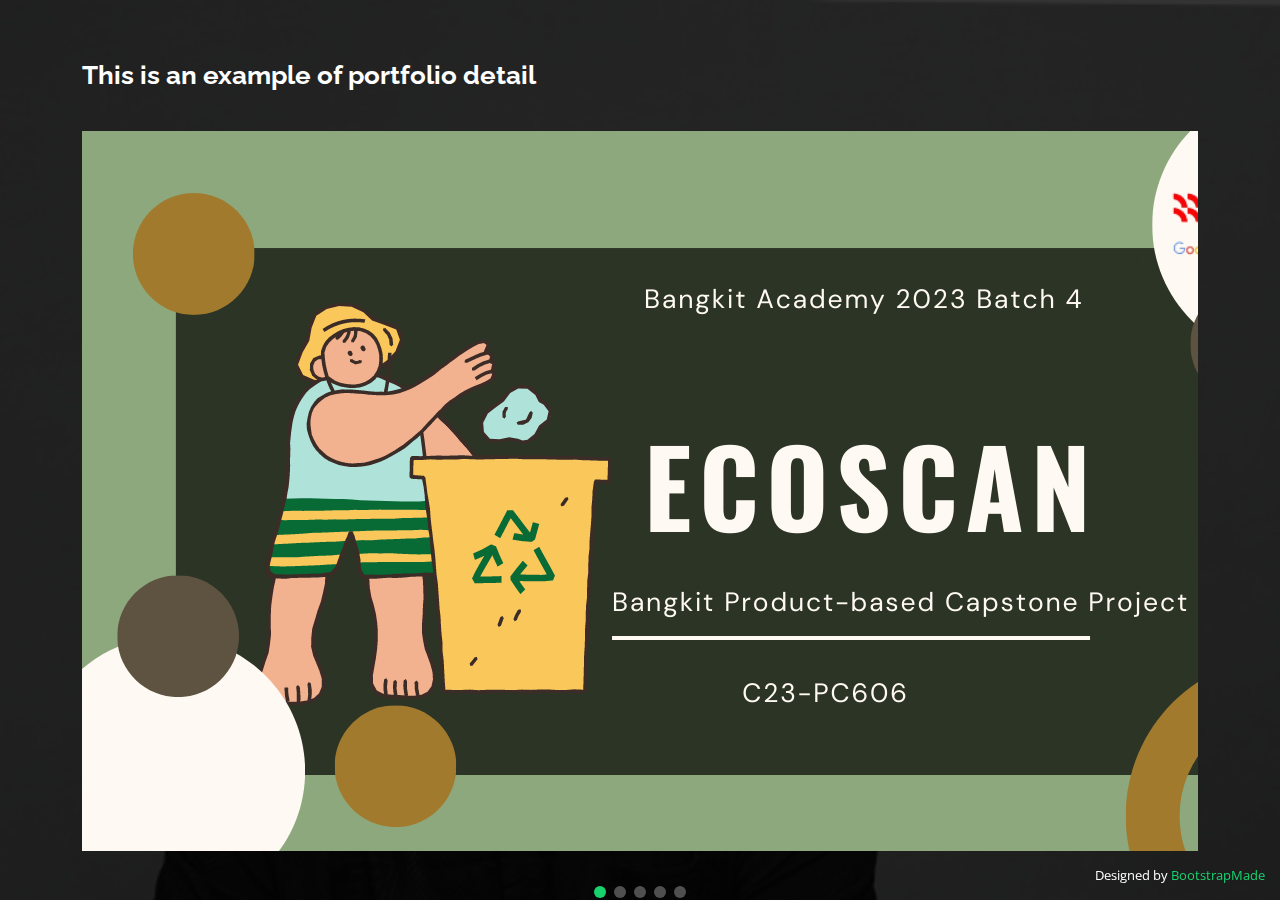
<file: ds-waste_classification.html>
<!DOCTYPE html>
<html lang="en">

<head>
  <meta charset="utf-8">
  <meta content="width=device-width, initial-scale=1.0" name="viewport">

  <title>Portfolio Details - Personal Bootstrap Template</title>
  <meta content="" name="description">
  <meta content="" name="keywords">

  <!-- Favicons -->
  <link href="assets/img/favicon.png" rel="icon">
  <link href="assets/img/apple-touch-icon.png" rel="apple-touch-icon">

  <!-- Google Fonts -->
  <link href="https://fonts.googleapis.com/css?family=Open+Sans:300,300i,400,400i,600,600i,700,700i|Raleway:300,300i,400,400i,500,500i,600,600i,700,700i|Poppins:300,300i,400,400i,500,500i,600,600i,700,700i" rel="stylesheet">

  <!-- Vendor CSS Files -->
  <link href="assets/vendor/bootstrap/css/bootstrap.min.css" rel="stylesheet">
  <link href="assets/vendor/bootstrap-icons/bootstrap-icons.css" rel="stylesheet">
  <link href="assets/vendor/boxicons/css/boxicons.min.css" rel="stylesheet">
  <link href="assets/vendor/glightbox/css/glightbox.min.css" rel="stylesheet">
  <link href="assets/vendor/remixicon/remixicon.css" rel="stylesheet">
  <link href="assets/vendor/swiper/swiper-bundle.min.css" rel="stylesheet">

  <!-- Template Main CSS File -->
  <link href="assets/css/style.css" rel="stylesheet">

  <!-- =======================================================
  * Template Name: Personal
  * Updated: Sep 18 2023 with Bootstrap v5.3.2
  * Template URL: https://bootstrapmade.com/personal-free-resume-bootstrap-template/
  * Author: BootstrapMade.com
  * License: https://bootstrapmade.com/license/
  ======================================================== -->
</head>

<body>

  <main id="main">

    <!-- ======= Portfolio Details ======= -->
    <div id="portfolio-details" class="portfolio-details">
      <div class="container">

        <div class="row">

          <div class="col-lg-12">
            <h2 class="portfolio-title">This is an example of portfolio detail</h2>

            <div class="portfolio-details-slider swiper">
              <div class="swiper-wrapper align-items-center">

                <div class="swiper-slide">
                  <img src="assets/img/portfolio/Waste Classification1.jpg.png" alt="">
                </div>
                <div class="swiper-slide">
                  <img src="assets/img/portfolio/waste3 (2).png" alt="">
                </div>
                <div class="swiper-slide">
                  <img src="assets/img/portfolio/waste3 (1).png" alt="">
                </div>

                <div class="swiper-slide">
                  <img src="assets/img/portfolio/Waste1.png" alt="">
                </div>

                <div class="swiper-slide">
                  <img src="assets/img/portfolio/Waste2.png" alt="">
                </div>
                

              </div>
              <div class="swiper-pagination"></div>
            </div>

          </div>

          <div class="col-lg-10 portfolio-info">
            <h3>Project information</h3>
            <ul>
              <li><strong>Category</strong>: Machine Learning Model</li>
              <li><strong>Client</strong>: Bangkit Academy</li>
              <li><strong>Project URL</strong>: <a href="https://github.com/KentaEDM/Data-Science-Project/tree/main/Waste%20Classification">View My Github Repository</a></li>
              <li><strong>Project URL</strong>: <a href="https://www.figma.com/file/Es9CAUof2KWNfiINIBk9Kf/EcoScan---Capstone-Project-Bangkit?type=design&node-id=6-2&mode=design">View Our Demo</a></li>
            </ul>

            <p>
              In collaboration with Bangkit Academy 2023 and supported by Google, GoTo, and Traveloka, our capstone project focuses on “Organic and Non-Organic Waste Classification using Machine Learning.” This project addresses the pressing global issue of waste management and environmental sustainability by developing an innovative machine learning solution.
              <br>
              <br>
              The primary goal of our project is to create a robust machine learning model capable of accurately classifying waste materials into two categories: organic and non-organic. This classification process is vital for efficient recycling and waste disposal practices.
              <br>
              <br>
              Our approach leverages state-of-the-art machine learning algorithms and techniques to automate the waste classification process. By utilizing image recognition and classification methods, we aim to empower waste management facilities, recycling centers, and environmental organizations with a tool that can quickly and accurately identify the nature of waste materials.
            </p>
          </div>

        </div>

      </div>
    </div><!-- End Portfolio Details -->

  </main><!-- End #main -->

  <div class="credits">
    <!-- All the links in the footer should remain intact. -->
    <!-- You can delete the links only if you purchased the pro version. -->
    <!-- Licensing information: https://bootstrapmade.com/license/ -->
    <!-- Purchase the pro version with working PHP/AJAX contact form: https://bootstrapmade.com/personal-free-resume-bootstrap-template/ -->
    Designed by <a href="https://bootstrapmade.com/">BootstrapMade</a>
  </div>

  <!-- Vendor JS Files -->
  <script src="assets/vendor/purecounter/purecounter_vanilla.js"></script>
  <script src="assets/vendor/bootstrap/js/bootstrap.bundle.min.js"></script>
  <script src="assets/vendor/glightbox/js/glightbox.min.js"></script>
  <script src="assets/vendor/isotope-layout/isotope.pkgd.min.js"></script>
  <script src="assets/vendor/swiper/swiper-bundle.min.js"></script>
  <script src="assets/vendor/waypoints/noframework.waypoints.js"></script>
  <script src="assets/vendor/php-email-form/validate.js"></script>

  <!-- Template Main JS File -->
  <script src="assets/js/main.js"></script>

</body>

</html>
</file>
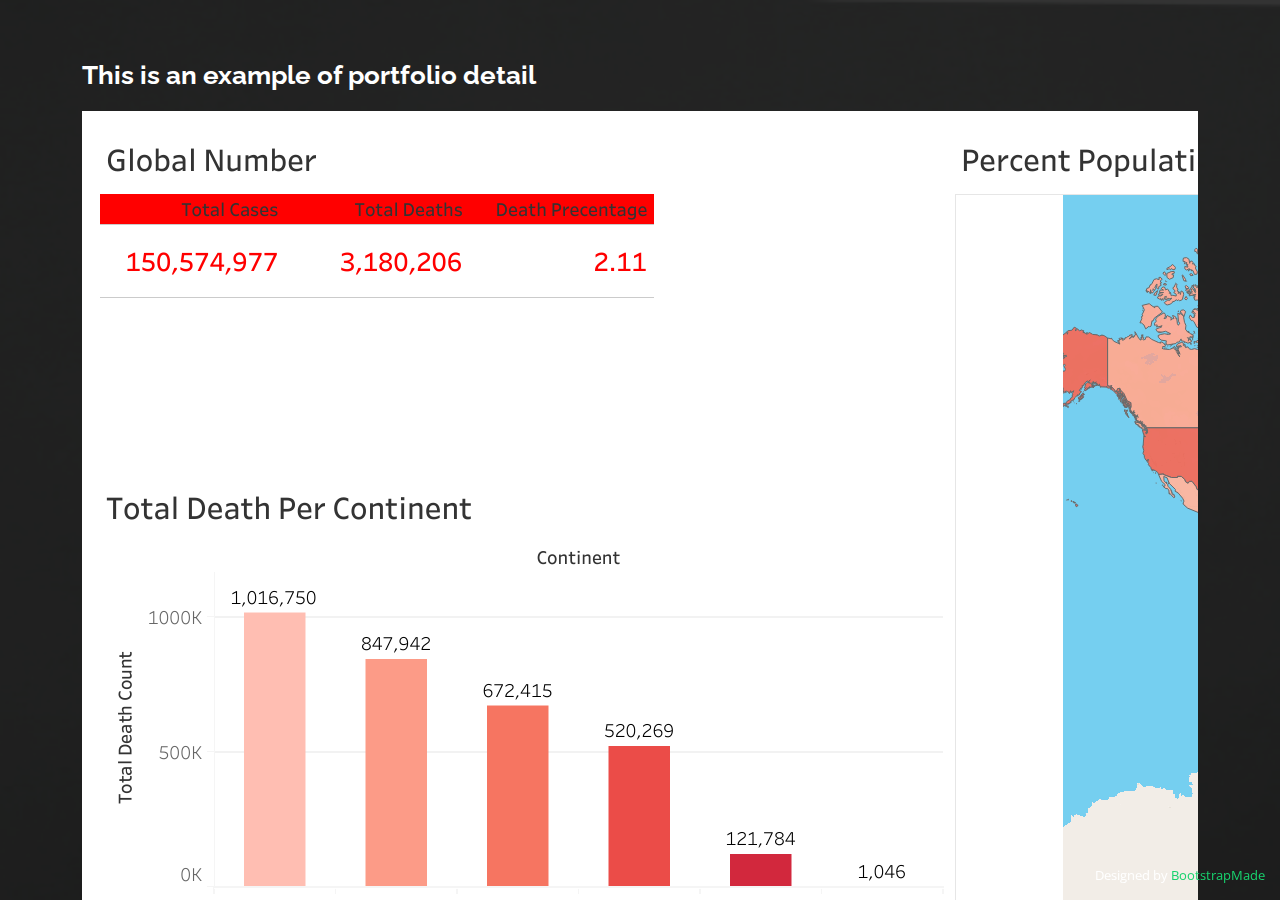
<file: dv-glob_cov.html>
<!DOCTYPE html>
<html lang="en">

<head>
  <meta charset="utf-8">
  <meta content="width=device-width, initial-scale=1.0" name="viewport">

  <title>Portfolio Details - Personal Bootstrap Template</title>
  <meta content="" name="description">
  <meta content="" name="keywords">

  <!-- Favicons -->
  <link href="assets/img/favicon.png" rel="icon">
  <link href="assets/img/apple-touch-icon.png" rel="apple-touch-icon">

  <!-- Google Fonts -->
  <link href="https://fonts.googleapis.com/css?family=Open+Sans:300,300i,400,400i,600,600i,700,700i|Raleway:300,300i,400,400i,500,500i,600,600i,700,700i|Poppins:300,300i,400,400i,500,500i,600,600i,700,700i" rel="stylesheet">

  <!-- Vendor CSS Files -->
  <link href="assets/vendor/bootstrap/css/bootstrap.min.css" rel="stylesheet">
  <link href="assets/vendor/bootstrap-icons/bootstrap-icons.css" rel="stylesheet">
  <link href="assets/vendor/boxicons/css/boxicons.min.css" rel="stylesheet">
  <link href="assets/vendor/glightbox/css/glightbox.min.css" rel="stylesheet">
  <link href="assets/vendor/remixicon/remixicon.css" rel="stylesheet">
  <link href="assets/vendor/swiper/swiper-bundle.min.css" rel="stylesheet">

  <!-- Template Main CSS File -->
  <link href="assets/css/style.css" rel="stylesheet">

  <!-- =======================================================
  * Template Name: Personal
  * Updated: Sep 18 2023 with Bootstrap v5.3.2
  * Template URL: https://bootstrapmade.com/personal-free-resume-bootstrap-template/
  * Author: BootstrapMade.com
  * License: https://bootstrapmade.com/license/
  ======================================================== -->
</head>

<body>

  <main id="main">

    <!-- ======= Portfolio Details ======= -->
    <div id="portfolio-details" class="portfolio-details">
      <div class="container">

        <div class="row">

          <div class="col-lg-12">
            <h2 class="portfolio-title">This is an example of portfolio detail</h2>

            <div class="portfolio-details-slider swiper">
              <div class="swiper-wrapper align-items-center">

                <div class="swiper-slide">
                  <img src="assets/img/portfolio/Glob_Covid2.png" alt="">
                </div>
              </div>
              <div class="swiper-pagination"></div>
            </div>

          </div>

          <div class="col-lg-10 portfolio-info">
            <h3>Project information</h3>
            <ul>
              <li><strong>Category</strong>: Data Visualization</li>
              <li><strong>Client</strong>: Freelance Project</li>
              <li><strong>Project URL</strong>: <a href="https://public.tableau.com/app/profile/kenta.edmonda/viz/GlobalCovid-19_16665169282600/Dashboard1">View My Public Tableau</a></li>

            <p>
              In collaboration with Bangkit Academy 2023 and supported by Google, GoTo, and Traveloka, our capstone project focuses on “Organic and Non-Organic Waste Classification using Machine Learning.” This project addresses the pressing global issue of waste management and environmental sustainability by developing an innovative machine learning solution.
              <br>
              <br>
              The primary goal of our project is to create a robust machine learning model capable of accurately classifying waste materials into two categories: organic and non-organic. This classification process is vital for efficient recycling and waste disposal practices.

              <br>
              <br>
              The primary objective of this project is to provide better insights and understanding of the progression of the COVID-19 pandemic across different locations and the effectiveness of vaccination efforts in mitigating its impact.
              <br>
              <br>
              Through data visualization and analysis, our goal is to offer a clearer picture of the COVID-19 pandemic’s dynamics, its toll on different regions, and how vaccination campaigns are influencing the outcomes. This project serves as a valuable resource for informed decision-making and public awareness during these challenging times.
            </p>
          </div>

        </div>

      </div>
    </div><!-- End Portfolio Details -->

  </main><!-- End #main -->

  <div class="credits">
    <!-- All the links in the footer should remain intact. -->
    <!-- You can delete the links only if you purchased the pro version. -->
    <!-- Licensing information: https://bootstrapmade.com/license/ -->
    <!-- Purchase the pro version with working PHP/AJAX contact form: https://bootstrapmade.com/personal-free-resume-bootstrap-template/ -->
    Designed by <a href="https://bootstrapmade.com/">BootstrapMade</a>
  </div>

  <!-- Vendor JS Files -->
  <script src="assets/vendor/purecounter/purecounter_vanilla.js"></script>
  <script src="assets/vendor/bootstrap/js/bootstrap.bundle.min.js"></script>
  <script src="assets/vendor/glightbox/js/glightbox.min.js"></script>
  <script src="assets/vendor/isotope-layout/isotope.pkgd.min.js"></script>
  <script src="assets/vendor/swiper/swiper-bundle.min.js"></script>
  <script src="assets/vendor/waypoints/noframework.waypoints.js"></script>
  <script src="assets/vendor/php-email-form/validate.js"></script>

  <!-- Template Main JS File -->
  <script src="assets/js/main.js"></script>

</body>

</html>
</file>
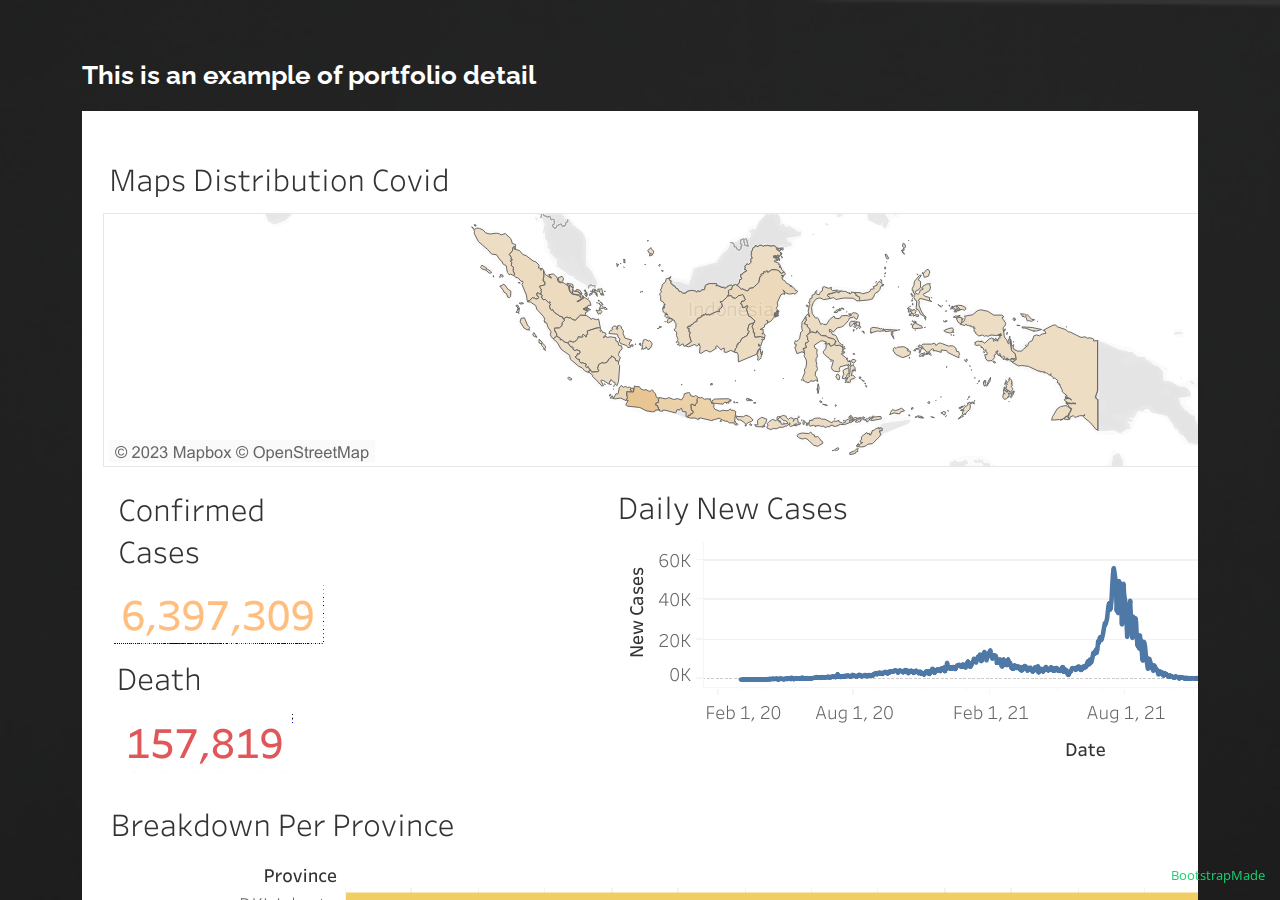
<file: dv-indo_cov.html>
<!DOCTYPE html>
<html lang="en">

<head>
  <meta charset="utf-8">
  <meta content="width=device-width, initial-scale=1.0" name="viewport">

  <title>Portfolio Details - Personal Bootstrap Template</title>
  <meta content="" name="description">
  <meta content="" name="keywords">

  <!-- Favicons -->
  <link href="assets/img/favicon.png" rel="icon">
  <link href="assets/img/apple-touch-icon.png" rel="apple-touch-icon">

  <!-- Google Fonts -->
  <link href="https://fonts.googleapis.com/css?family=Open+Sans:300,300i,400,400i,600,600i,700,700i|Raleway:300,300i,400,400i,500,500i,600,600i,700,700i|Poppins:300,300i,400,400i,500,500i,600,600i,700,700i" rel="stylesheet">

  <!-- Vendor CSS Files -->
  <link href="assets/vendor/bootstrap/css/bootstrap.min.css" rel="stylesheet">
  <link href="assets/vendor/bootstrap-icons/bootstrap-icons.css" rel="stylesheet">
  <link href="assets/vendor/boxicons/css/boxicons.min.css" rel="stylesheet">
  <link href="assets/vendor/glightbox/css/glightbox.min.css" rel="stylesheet">
  <link href="assets/vendor/remixicon/remixicon.css" rel="stylesheet">
  <link href="assets/vendor/swiper/swiper-bundle.min.css" rel="stylesheet">

  <!-- Template Main CSS File -->
  <link href="assets/css/style.css" rel="stylesheet">

  <!-- =======================================================
  * Template Name: Personal
  * Updated: Sep 18 2023 with Bootstrap v5.3.2
  * Template URL: https://bootstrapmade.com/personal-free-resume-bootstrap-template/
  * Author: BootstrapMade.com
  * License: https://bootstrapmade.com/license/
  ======================================================== -->
</head>

<body>

  <main id="main">

    <!-- ======= Portfolio Details ======= -->
    <div id="portfolio-details" class="portfolio-details">
      <div class="container">

        <div class="row">

          <div class="col-lg-12">
            <h2 class="portfolio-title">This is an example of portfolio detail</h2>

            <div class="portfolio-details-slider swiper">
              <div class="swiper-wrapper align-items-center">

                <div class="swiper-slide">
                  <img src="assets/img/portfolio/Ind_Covid2.png" alt="">
                </div>

              </div>
              <div class="swiper-pagination"></div>
            </div>

          </div>

          <div class="col-lg-10 portfolio-info">
            <h3>Project information</h3>
            <ul>
              <li><strong>Category</strong>: Data Visualization</li>
              <li><strong>Client</strong>: Freelance Project</li>
              <li><strong>Project URL</strong>: <a href="https://public.tableau.com/app/profile/kenta.edmonda/viz/TheDynamicofCovid-19Indonesia/Dashboard2">View My Tableau Public</a></li>
            </ul>

            <p>
                This project revolves around visualizing the distribution of Netflix viewership for both movies and TV shows worldwide. It aims to provide insights into which movies and TV shows are the most popular among Netflix users and offers a comparative analysis of viewership between these two content categories on the platform.
            </p>
          </div>

        </div>

      </div>
    </div><!-- End Portfolio Details -->

  </main><!-- End #main -->

  <div class="credits">
    <!-- All the links in the footer should remain intact. -->
    <!-- You can delete the links only if you purchased the pro version. -->
    <!-- Licensing information: https://bootstrapmade.com/license/ -->
    <!-- Purchase the pro version with working PHP/AJAX contact form: https://bootstrapmade.com/personal-free-resume-bootstrap-template/ -->
    Designed by <a href="https://bootstrapmade.com/">BootstrapMade</a>
  </div>

  <!-- Vendor JS Files -->
  <script src="assets/vendor/purecounter/purecounter_vanilla.js"></script>
  <script src="assets/vendor/bootstrap/js/bootstrap.bundle.min.js"></script>
  <script src="assets/vendor/glightbox/js/glightbox.min.js"></script>
  <script src="assets/vendor/isotope-layout/isotope.pkgd.min.js"></script>
  <script src="assets/vendor/swiper/swiper-bundle.min.js"></script>
  <script src="assets/vendor/waypoints/noframework.waypoints.js"></script>
  <script src="assets/vendor/php-email-form/validate.js"></script>

  <!-- Template Main JS File -->
  <script src="assets/js/main.js"></script>

</body>

</html>
</file>
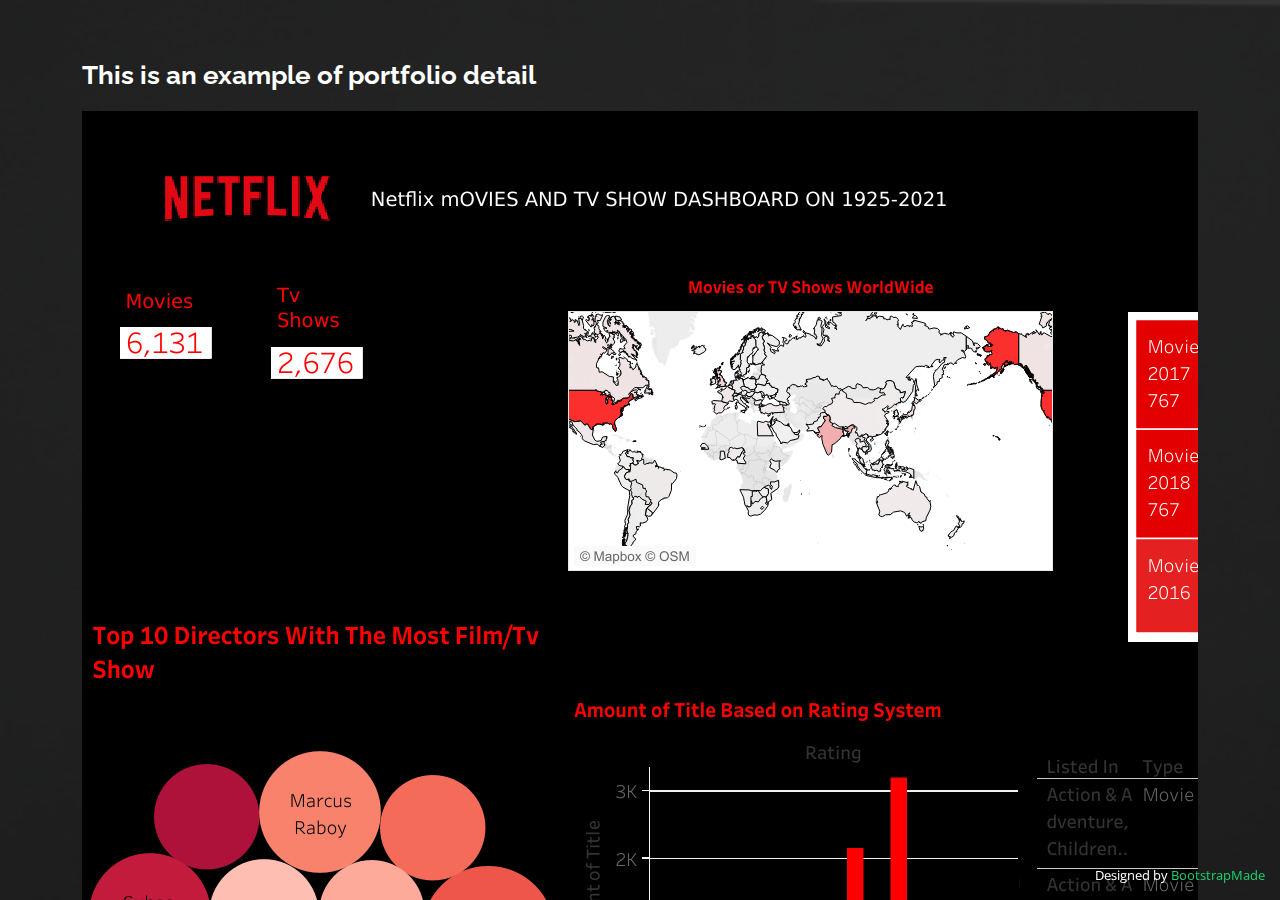
<file: dv_netfilix.html>
<!DOCTYPE html>
<html lang="en">

<head>
  <meta charset="utf-8">
  <meta content="width=device-width, initial-scale=1.0" name="viewport">

  <title>Portfolio Details - Personal Bootstrap Template</title>
  <meta content="" name="description">
  <meta content="" name="keywords">

  <!-- Favicons -->
  <link href="assets/img/favicon.png" rel="icon">
  <link href="assets/img/apple-touch-icon.png" rel="apple-touch-icon">

  <!-- Google Fonts -->
  <link href="https://fonts.googleapis.com/css?family=Open+Sans:300,300i,400,400i,600,600i,700,700i|Raleway:300,300i,400,400i,500,500i,600,600i,700,700i|Poppins:300,300i,400,400i,500,500i,600,600i,700,700i" rel="stylesheet">

  <!-- Vendor CSS Files -->
  <link href="assets/vendor/bootstrap/css/bootstrap.min.css" rel="stylesheet">
  <link href="assets/vendor/bootstrap-icons/bootstrap-icons.css" rel="stylesheet">
  <link href="assets/vendor/boxicons/css/boxicons.min.css" rel="stylesheet">
  <link href="assets/vendor/glightbox/css/glightbox.min.css" rel="stylesheet">
  <link href="assets/vendor/remixicon/remixicon.css" rel="stylesheet">
  <link href="assets/vendor/swiper/swiper-bundle.min.css" rel="stylesheet">

  <!-- Template Main CSS File -->
  <link href="assets/css/style.css" rel="stylesheet">

  <!-- =======================================================
  * Template Name: Personal
  * Updated: Sep 18 2023 with Bootstrap v5.3.2
  * Template URL: https://bootstrapmade.com/personal-free-resume-bootstrap-template/
  * Author: BootstrapMade.com
  * License: https://bootstrapmade.com/license/
  ======================================================== -->
</head>

<body>

  <main id="main">

    <!-- ======= Portfolio Details ======= -->
    <div id="portfolio-details" class="portfolio-details">
      <div class="container">

        <div class="row">

          <div class="col-lg-12">
            <h2 class="portfolio-title">This is an example of portfolio detail</h2>

            <div class="portfolio-details-slider swiper">
              <div class="swiper-wrapper align-items-center">

                <div class="swiper-slide">
                  <img src="assets/img/portfolio/Net_2.png" alt="">
                </div>

              </div>
              <div class="swiper-pagination"></div>
            </div>

          </div>

          <div class="col-lg-10 portfolio-info">
            <h3>Project information</h3>
            <ul>
              <li><strong>Category</strong>: Data Visualization</li>
              <li><strong>Client</strong>: Freelance Project</li>
              <li><strong>Project URL</strong>: <a href="https://public.tableau.com/app/profile/kenta.edmonda/viz/SimpleNetflixandTVShowDashboard/Dashboard1">View My Tableau Public</a></li>
            </ul>

            <p>
                This project revolves around visualizing the distribution of Netflix viewership for both movies and TV shows worldwide. It aims to provide insights into which movies and TV shows are the most popular among Netflix users and offers a comparative analysis of viewership between these two content categories on the platform.
            </p>
          </div>

        </div>

      </div>
    </div><!-- End Portfolio Details -->

  </main><!-- End #main -->

  <div class="credits">
    <!-- All the links in the footer should remain intact. -->
    <!-- You can delete the links only if you purchased the pro version. -->
    <!-- Licensing information: https://bootstrapmade.com/license/ -->
    <!-- Purchase the pro version with working PHP/AJAX contact form: https://bootstrapmade.com/personal-free-resume-bootstrap-template/ -->
    Designed by <a href="https://bootstrapmade.com/">BootstrapMade</a>
  </div>

  <!-- Vendor JS Files -->
  <script src="assets/vendor/purecounter/purecounter_vanilla.js"></script>
  <script src="assets/vendor/bootstrap/js/bootstrap.bundle.min.js"></script>
  <script src="assets/vendor/glightbox/js/glightbox.min.js"></script>
  <script src="assets/vendor/isotope-layout/isotope.pkgd.min.js"></script>
  <script src="assets/vendor/swiper/swiper-bundle.min.js"></script>
  <script src="assets/vendor/waypoints/noframework.waypoints.js"></script>
  <script src="assets/vendor/php-email-form/validate.js"></script>

  <!-- Template Main JS File -->
  <script src="assets/js/main.js"></script>

</body>

</html>
</file>
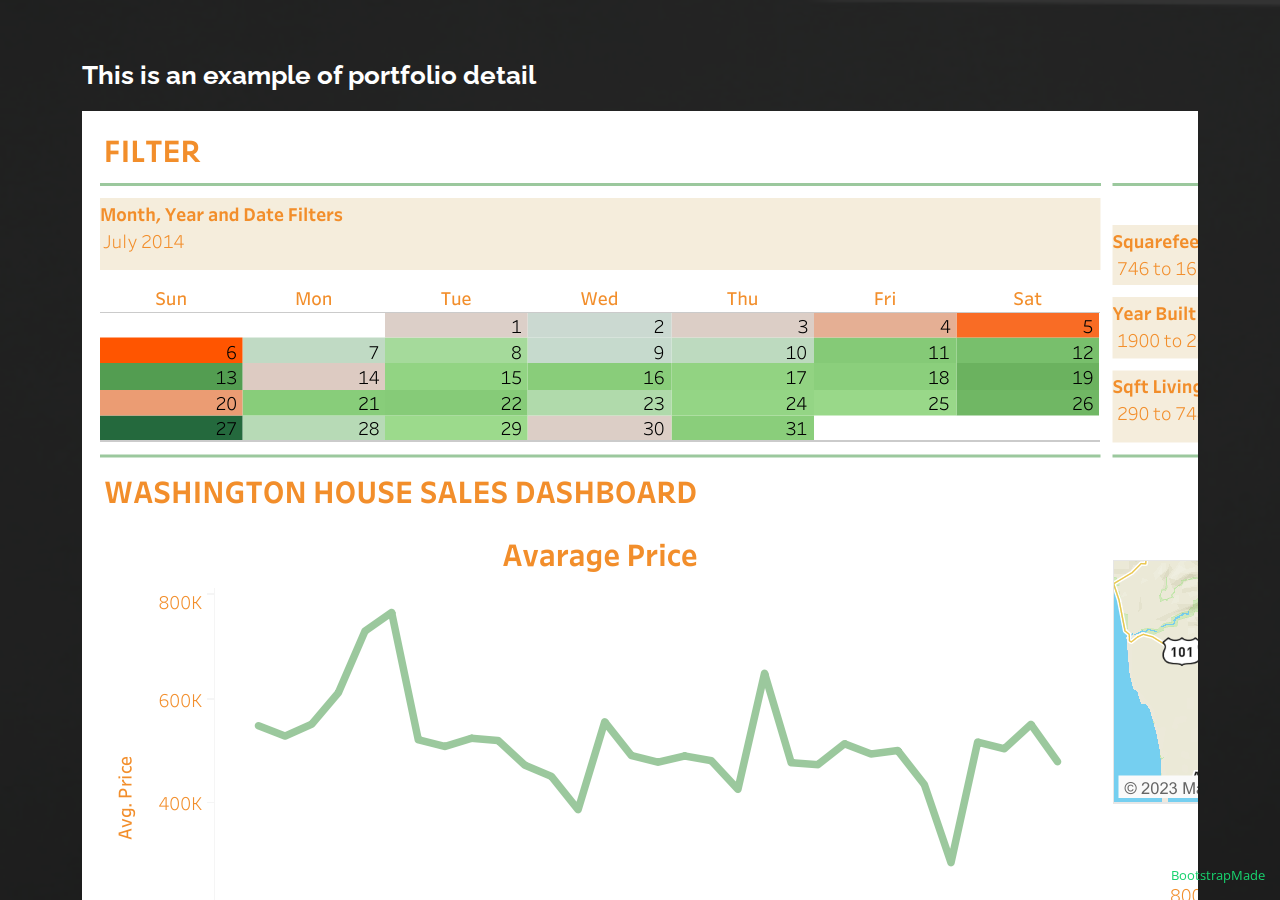
<file: dv_washington.html>
<!DOCTYPE html>
<html lang="en">

<head>
  <meta charset="utf-8">
  <meta content="width=device-width, initial-scale=1.0" name="viewport">

  <title>Portfolio Details - Personal Bootstrap Template</title>
  <meta content="" name="description">
  <meta content="" name="keywords">

  <!-- Favicons -->
  <link href="assets/img/favicon.png" rel="icon">
  <link href="assets/img/apple-touch-icon.png" rel="apple-touch-icon">

  <!-- Google Fonts -->
  <link href="https://fonts.googleapis.com/css?family=Open+Sans:300,300i,400,400i,600,600i,700,700i|Raleway:300,300i,400,400i,500,500i,600,600i,700,700i|Poppins:300,300i,400,400i,500,500i,600,600i,700,700i" rel="stylesheet">

  <!-- Vendor CSS Files -->
  <link href="assets/vendor/bootstrap/css/bootstrap.min.css" rel="stylesheet">
  <link href="assets/vendor/bootstrap-icons/bootstrap-icons.css" rel="stylesheet">
  <link href="assets/vendor/boxicons/css/boxicons.min.css" rel="stylesheet">
  <link href="assets/vendor/glightbox/css/glightbox.min.css" rel="stylesheet">
  <link href="assets/vendor/remixicon/remixicon.css" rel="stylesheet">
  <link href="assets/vendor/swiper/swiper-bundle.min.css" rel="stylesheet">

  <!-- Template Main CSS File -->
  <link href="assets/css/style.css" rel="stylesheet">

  <!-- =======================================================
  * Template Name: Personal
  * Updated: Sep 18 2023 with Bootstrap v5.3.2
  * Template URL: https://bootstrapmade.com/personal-free-resume-bootstrap-template/
  * Author: BootstrapMade.com
  * License: https://bootstrapmade.com/license/
  ======================================================== -->
</head>

<body>

  <main id="main">

    <!-- ======= Portfolio Details ======= -->
    <div id="portfolio-details" class="portfolio-details">
      <div class="container">

        <div class="row">

          <div class="col-lg-12">
            <h2 class="portfolio-title">This is an example of portfolio detail</h2>

            <div class="portfolio-details-slider swiper">
              <div class="swiper-wrapper align-items-center">

                <div class="swiper-slide">
                  <img src="assets/img/portfolio/Washington.png" alt="">
                </div>

              </div>
              <div class="swiper-pagination"></div>
            </div>

          </div>

          <div class="col-lg-10 portfolio-info">
            <h3>Project information</h3>
            <ul>
              <li><strong>Category</strong>: Data Visualization</li>
              <li><strong>Client</strong>: Freelance Project</li>
              <li><strong>Project URL</strong>: <a href="https://public.tableau.com/app/profile/kenta.edmonda/viz/WashingtonHouseSalesDashboard_16962382559670/Dashboard1">View My Tableau Public</a></li>
            </ul>

            <p>
            This project reolves around visualizing the distribution of Netflix viewership for both movies and TV shows worldwide. It aims to provide insights into which movies and TV shows are the most popular among Netflix users and offers a comparative analysis of viewership between these two content categories on the platform.
            <br>
            <br>
            Additionally, geographical location plays a crucial role, as homes situated in certain areas are associated with higher price tags. This data visualization not only highlights the positive correlation between land size and home amenities but also underscores the influence of location on housing prices. It serves as a valuable tool for prospective buyers, real estate professionals, and investors seeking to make informed decisions in the competitive Washington housing market.
            </p>
          </div>

        </div>

      </div>
    </div><!-- End Portfolio Details -->

  </main><!-- End #main -->

  <div class="credits">
    <!-- All the links in the footer should remain intact. -->
    <!-- You can delete the links only if you purchased the pro version. -->
    <!-- Licensing information: https://bootstrapmade.com/license/ -->
    <!-- Purchase the pro version with working PHP/AJAX contact form: https://bootstrapmade.com/personal-free-resume-bootstrap-template/ -->
    Designed by <a href="https://bootstrapmade.com/">BootstrapMade</a>
  </div>

  <!-- Vendor JS Files -->
  <script src="assets/vendor/purecounter/purecounter_vanilla.js"></script>
  <script src="assets/vendor/bootstrap/js/bootstrap.bundle.min.js"></script>
  <script src="assets/vendor/glightbox/js/glightbox.min.js"></script>
  <script src="assets/vendor/isotope-layout/isotope.pkgd.min.js"></script>
  <script src="assets/vendor/swiper/swiper-bundle.min.js"></script>
  <script src="assets/vendor/waypoints/noframework.waypoints.js"></script>
  <script src="assets/vendor/php-email-form/validate.js"></script>

  <!-- Template Main JS File -->
  <script src="assets/js/main.js"></script>

</body>

</html>
</file>
<file: assets/css/style.css>
/**
* Template Name: Personal
* Updated: Sep 18 2023 with Bootstrap v5.3.2
* Template URL: https://bootstrapmade.com/personal-free-resume-bootstrap-template/
* Author: BootstrapMade.com
* License: https://bootstrapmade.com/license/
*/

/*--------------------------------------------------------------
# General
--------------------------------------------------------------*/
body {
  font-family: "Open Sans", sans-serif;
  background-color: #040404;
  color: #fff;
  position: relative;
  background: transparent;
}

body::before {
  content: "";
  position: fixed;
  background: #040404 url("../img/KentaFoto12.jpeg") top right no-repeat;
  background-size: cover;
  left: 0;
  right: 0;
  top: 0;
  height: 100vh;
  z-index: -1;
}

@media (min-width: 1024px) {
  body::before {
    background-attachment: fixed;
  }
}

a {
  color: #36b374;
  text-decoration: none;
}

a:hover {
  color: #35e888;
  text-decoration: none;
}

h1,
h2,
h3,
h4,
h5,
h6 {
  font-family: "Raleway", sans-serif;
}

/*--------------------------------------------------------------
# Header
--------------------------------------------------------------*/
#header {
  transition: ease-in-out 0.3s;
  position: relative;
  height: 100vh;
  display: flex;
  align-items: center;
  z-index: 997;
  overflow-y: auto;
}

#header * {
  transition: ease-in-out 0.3s;
}

#header h1 {
  font-size: 48px;
  margin: 0;
  padding: 0;
  line-height: 1;
  font-weight: 700;
  font-family: "Poppins", sans-serif;
}

#header h1 a,
#header h1 a:hover {
  color: #fff;
  line-height: 1;
  display: inline-block;
}

#header h2 {
  font-size: 24px;
  margin-top: 20px;
  color: rgba(255, 255, 255, 0.8);
}

#header h2 span {
  color: #fff;
  border-bottom: 2px solid #18d26e;
  padding-bottom: 1px;
}

#header img {
  padding: 0;
  margin: 0;
}

#header .social-links {
  margin-top: 40px;
  display: flex;
}

#header .social-links a {
  font-size: 16px;
  display: flex;
  justify-content: center;
  align-items: center;
  background: rgba(255, 255, 255, 0.1);
  color: #fff;
  line-height: 1;
  margin-right: 8px;
  border-radius: 50%;
  width: 40px;
  height: 40px;
}

#header .social-links a:hover {
  background: #18d26e;
}

@media (max-width: 992px) {
  #header h1 {
    font-size: 36px;
  }

  #header h2 {
    font-size: 20px;
    line-height: 30px;
  }

  #header .social-links {
    margin-top: 15px;
  }

  #header .container {
    display: flex;
    flex-direction: column;
    align-items: center;
  }
}

/* Header Top */
#header.header-top {
  height: 80px;
  position: fixed;
  left: 0;
  top: 0;
  right: 0;
  background: rgba(0, 0, 0, 0.9);
}

#header.header-top .social-links,
#header.header-top h2 {
  display: none;
}

#header.header-top h1 {
  margin-right: auto;
  font-size: 36px;
}

#header.header-top img {
  max-height: 60px;
  margin-right: 20px !important;
}

#header.header-top .container {
  display: flex;
  align-items: center;
}

#header.header-top .navbar {
  margin: 0;
}

@media (max-width: 768px) {
  #header.header-top {
    height: 60px;
  }

  #header.header-top h1 {
    font-size: 26px;
  }
}

/*--------------------------------------------------------------
# Navigation Menu
--------------------------------------------------------------*/
/**
* Desktop Navigation 
*/
.navbar {
  padding: 0;
  margin-top: 35px;
}

.navbar ul {
  margin: 0;
  padding: 0;
  display: flex;
  list-style: none;
  align-items: center;
}

.navbar li {
  position: relative;
}

.navbar li+li {
  margin-left: 30px;
}

.navbar a,
.navbar a:focus {
  display: flex;
  align-items: center;
  justify-content: space-between;
  padding: 0;
  font-family: "Poppins", sans-serif;
  font-size: 16px;
  font-weight: 400;
  color: rgba(255, 255, 255, 0.7);
  white-space: nowrap;
  transition: 0.3s;
}

.navbar a i,
.navbar a:focus i {
  font-size: 12px;
  line-height: 0;
  margin-left: 5px;
}

.navbar a:before {
  content: "";
  position: absolute;
  width: 0;
  height: 2px;
  bottom: -4px;
  left: 0;
  background-color: #18d26e;
  visibility: hidden;
  width: 0px;
  transition: all 0.3s ease-in-out 0s;
}

.navbar a:hover:before,
.navbar li:hover>a:before,
.navbar .active:before {
  visibility: visible;
  width: 25px;
}

.navbar a:hover,
.navbar .active,
.navbar .active:focus,
.navbar li:hover>a {
  color: #fff;
}

/**
* Mobile Navigation 
*/
.mobile-nav-toggle {
  color: #fff;
  font-size: 28px;
  cursor: pointer;
  display: none;
  line-height: 0;
  transition: 0.5s;
  position: fixed;
  right: 15px;
  top: 15px;
}

@media (max-width: 991px) {
  .mobile-nav-toggle {
    display: block;
  }

  .navbar ul {
    display: none;
  }
}

.navbar-mobile {
  position: fixed;
  overflow: hidden;
  top: 0;
  right: 0;
  left: 0;
  bottom: 0;
  background: rgba(0, 0, 0, 0.9);
  transition: 0.3s;
  z-index: 999;
  margin-top: 0;
}

.navbar-mobile .mobile-nav-toggle {
  position: absolute;
  top: 15px;
  right: 15px;
}

.navbar-mobile ul {
  display: block;
  position: absolute;
  top: 55px;
  right: 15px;
  bottom: 45px;
  left: 15px;
  padding: 10px 0;
  overflow-y: auto;
  transition: 0.3s;
  border: 2px solid rgba(255, 255, 255, 0.2);
}

.navbar-mobile li {
  padding: 12px 20px;
}

.navbar-mobile li+li {
  margin: 0;
}

.navbar-mobile a,
.navbar-mobile a:focus {
  font-size: 16px;
  position: relative;
}

/*--------------------------------------------------------------
# Sections General
--------------------------------------------------------------*/
section {
  overflow: hidden;
  position: absolute;
  width: 100%;
  top: 140px;
  bottom: 100%;
  opacity: 0;
  transition: ease-in-out 0.4s;
  z-index: 2;
}

section.section-show {
  top: 100px;
  bottom: auto;
  opacity: 1;
  padding-bottom: 45px;
}

section .container {
  background: rgba(0, 0, 0, 0.9);
  padding: 30px;
}

@media (max-width: 768px) {
  section {
    top: 120px;
  }

  section.section-show {
    top: 80px;
  }
}

.section-title h2 {
  font-size: 14px;
  font-weight: 500;
  padding: 0;
  line-height: 1px;
  margin: 0 0 20px 0;
  letter-spacing: 2px;
  text-transform: uppercase;
  color: #aaaaaa;
  font-family: "Poppins", sans-serif;
}

.section-title h2::after {
  content: "";
  width: 120px;
  height: 1px;
  display: inline-block;
  background: #4ceb95;
  margin: 4px 10px;
}

.section-title p {
  margin: 0;
  margin: -15px 0 15px 0;
  font-size: 36px;
  font-weight: 700;
  text-transform: uppercase;
  font-family: "Poppins", sans-serif;
  color: #fff;
}

/*--------------------------------------------------------------
# About
--------------------------------------------------------------*/
.about-me .content h3 {
  font-weight: 700;
  font-size: 26px;
  color: #18d26e;
}

.about-me .content ul {
  list-style: none;
  padding: 0;
}

.about-me .content ul li {
  margin-bottom: 20px;
  display: flex;
  align-items: center;
}

.about-me .content ul strong {
  margin-right: 10px;
}

.about-me .content ul i {
  font-size: 16px;
  margin-right: 5px;
  color: #18d26e;
  line-height: 0;
}

.about-me .content p:last-child {
  margin-bottom: 0;
}

/*--------------------------------------------------------------
# Counts
--------------------------------------------------------------*/
.counts {
  padding: 70px 0 60px;
}

.counts .count-box {
  padding: 30px 30px 25px 30px;
  width: 100%;
  position: relative;
  text-align: center;
  background: rgba(255, 255, 255, 0.08);
}

.counts .count-box i {
  position: absolute;
  top: -25px;
  left: 50%;
  transform: translateX(-50%);
  font-size: 24px;
  background: rgba(255, 255, 255, 0.1);
  padding: 12px;
  color: #18d26e;
  border-radius: 50px;
  line-height: 0;
}

.counts .count-box span {
  font-size: 36px;
  display: block;
  font-weight: 600;
  color: #fff;
}

.counts .count-box p {
  padding: 0;
  margin: 0;
  font-family: "Raleway", sans-serif;
  font-size: 14px;
}

/*--------------------------------------------------------------
# Skills
--------------------------------------------------------------*/
.skills .progress {
  height: 60px;
  display: block;
  background: none;
  border-radius: 0;
}

.skills .progress .skill {
  padding: 10px 0;
  margin: 0;
  text-transform: uppercase;
  display: block;
  font-weight: 600;
  font-family: "Poppins", sans-serif;
  color: #fff;
}

.skills .progress .skill .val {
  float: right;
  font-style: normal;
}

.skills .progress-bar-wrap {
  background: rgba(255, 255, 255, 0.2);
}

.skills .progress-bar {
  width: 1px;
  height: 10px;
  transition: 0.9s;
  background-color: #18d26e;
}

/*--------------------------------------------------------------
# Interests
--------------------------------------------------------------*/
.interests .icon-box {
  display: flex;
  align-items: center;
  padding: 20px;
  background: rgba(255, 255, 255, 0.08);
  transition: ease-in-out 0.3s;
}

.interests .icon-box i {
  font-size: 32px;
  padding-right: 10px;
  line-height: 1;
}

.interests .icon-box h3 {
  font-weight: 700;
  margin: 0;
  padding: 0;
  line-height: 1;
  font-size: 16px;
  color: #fff;
}

.interests .icon-box:hover {
  background: rgba(255, 255, 255, 0.12);
}

/*--------------------------------------------------------------
# Testimonials
--------------------------------------------------------------*/
.testimonials .testimonials-carousel,
.testimonials .testimonials-slider {
  overflow: hidden;
}

.testimonials .testimonial-item {
  box-sizing: content-box;
  min-height: 320px;
}

.testimonials .testimonial-item .testimonial-img {
  width: 90px;
  border-radius: 50%;
  margin: -40px 0 0 40px;
  position: relative;
  z-index: 2;
  border: 6px solid rgba(255, 255, 255, 0.12);
}

.testimonials .testimonial-item h3 {
  font-size: 18px;
  font-weight: bold;
  margin: 10px 0 5px 45px;
  color: #fff;
}

.testimonials .testimonial-item h4 {
  font-size: 14px;
  color: #999;
  margin: 0 0 0 45px;
}

.testimonials .testimonial-item .quote-icon-left,
.testimonials .testimonial-item .quote-icon-right {
  color: rgba(255, 255, 255, 0.25);
  font-size: 26px;
}

.testimonials .testimonial-item .quote-icon-left {
  display: inline-block;
  left: -5px;
  position: relative;
}

.testimonials .testimonial-item .quote-icon-right {
  display: inline-block;
  right: -5px;
  position: relative;
  top: 10px;
}

.testimonials .testimonial-item p {
  font-style: italic;
  margin: 0 15px 0 15px;
  padding: 20px 20px 60px 20px;
  background: rgba(255, 255, 255, 0.1);
  position: relative;
  border-radius: 6px;
  position: relative;
  z-index: 1;
}

.testimonials .swiper-pagination {
  margin-top: 20px;
  position: relative;
}

.testimonials .swiper-pagination .swiper-pagination-bullet {
  width: 12px;
  height: 12px;
  opacity: 1;
  background-color: rgba(255, 255, 255, 0.3);
}

.testimonials .swiper-pagination .swiper-pagination-bullet-active {
  background-color: #18d26e;
}

/*--------------------------------------------------------------
# Resume
--------------------------------------------------------------*/
.resume .resume-title {
  font-size: 26px;
  font-weight: 700;
  margin-top: 20px;
  margin-bottom: 20px;
  color: #fff;
}

.resume .resume-item {
  padding: 0 0 20px 20px;
  margin-top: -2px;
  border-left: 2px solid rgba(255, 255, 255, 0.2);
  position: relative;
}

.resume .resume-item h4 {
  line-height: 18px;
  font-size: 18px;
  font-weight: 600;
  text-transform: uppercase;
  font-family: "Poppins", sans-serif;
  color: #18d26e;
  margin-bottom: 10px;
}

.resume .resume-item h5 {
  font-size: 16px;
  background: rgba(255, 255, 255, 0.15);
  padding: 5px 15px;
  display: inline-block;
  font-weight: 600;
  margin-bottom: 10px;
}

.resume .resume-item ul {
  padding-left: 20px;
}

.resume .resume-item ul li {
  padding-bottom: 10px;
}

.resume .resume-item:last-child {
  padding-bottom: 0;
}

.resume .resume-item::before {
  content: "";
  position: absolute;
  width: 16px;
  height: 16px;
  border-radius: 50px;
  left: -9px;
  top: 0;
  background: #18d26e;
  border: 2px solid #18d26e;
}

/*--------------------------------------------------------------
# Services
--------------------------------------------------------------*/
.services .icon-box {
  text-align: center;
  background: rgba(204, 204, 204, 0.1);
  padding: 80px 20px;
  transition: all ease-in-out 0.3s;
}

.services .icon-box .icon {
  margin: 0 auto;
  width: 64px;
  height: 64px;
  background: #18d26e;
  border-radius: 5px;
  transition: all 0.3s ease-out 0s;
  display: flex;
  align-items: center;
  justify-content: center;
  margin-bottom: 20px;
  transform-style: preserve-3d;
}

.services .icon-box .icon i {
  color: #fff;
  font-size: 28px;
}

.services .icon-box .icon::before {
  position: absolute;
  content: "";
  left: -8px;
  top: -8px;
  height: 100%;
  width: 100%;
  background: rgba(255, 255, 255, 0.15);
  border-radius: 5px;
  transition: all 0.3s ease-out 0s;
  transform: translateZ(-1px);
}

.services .icon-box h4 {
  font-weight: 700;
  margin-bottom: 15px;
  font-size: 24px;
}

.services .icon-box h4 a {
  color: #fff;
}

.services .icon-box p {
  line-height: 24px;
  font-size: 14px;
  margin-bottom: 0;
}

.services .icon-box:hover {
  background: #18d26e;
  border-color: #18d26e;
}

.services .icon-box:hover .icon {
  background: #fff;
}

.services .icon-box:hover .icon i {
  color: #18d26e;
}

.services .icon-box:hover .icon::before {
  background: #35e888;
}

.services .icon-box:hover h4 a,
.services .icon-box:hover p {
  color: #fff;
}

/*--------------------------------------------------------------
# Portfolio
--------------------------------------------------------------*/
.portfolio .portfolio-item {
  margin-bottom: 30px;
}

.portfolio #portfolio-flters {
  padding: 0;
  margin: 0 auto 15px auto;
  list-style: none;
  text-align: center;
  border-radius: 50px;
  padding: 2px 15px;
}

.portfolio #portfolio-flters li {
  cursor: pointer;
  display: inline-block;
  padding: 8px 16px 10px 16px;
  font-size: 14px;
  font-weight: 600;
  line-height: 1;
  text-transform: uppercase;
  color: #fff;
  background: rgba(255, 255, 255, 0.1);
  margin: 0 3px 10px 3px;
  transition: all 0.3s ease-in-out;
  border-radius: 4px;
}

.portfolio #portfolio-flters li:hover,
.portfolio #portfolio-flters li.filter-active {
  background: #18d26e;
}

.portfolio #portfolio-flters li:last-child {
  margin-right: 0;
}

.portfolio .portfolio-wrap {
  transition: 0.3s;
  position: relative;
  overflow: hidden;
  z-index: 1;
  background: rgba(0, 0, 0, 0.6);
}

.portfolio .portfolio-wrap::before {
  content: "";
  background: rgba(0, 0, 0, 0.6);
  position: absolute;
  left: 30px;
  right: 30px;
  top: 30px;
  bottom: 30px;
  transition: all ease-in-out 0.3s;
  z-index: 2;
  opacity: 0;
}

.portfolio .portfolio-wrap .portfolio-info {
  opacity: 0;
  position: absolute;
  top: 0;
  left: 0;
  right: 0;
  bottom: 0;
  text-align: center;
  z-index: 3;
  transition: all ease-in-out 0.3s;
  display: flex;
  flex-direction: column;
  justify-content: center;
  align-items: center;
}

.portfolio .portfolio-wrap .portfolio-info::before {
  display: block;
  content: "";
  width: 48px;
  height: 48px;
  position: absolute;
  top: 35px;
  left: 35px;
  border-top: 3px solid #fff;
  border-left: 3px solid #fff;
  transition: all 0.5s ease 0s;
  z-index: 9994;
}

.portfolio .portfolio-wrap .portfolio-info::after {
  display: block;
  content: "";
  width: 48px;
  height: 48px;
  position: absolute;
  bottom: 35px;
  right: 35px;
  border-bottom: 3px solid #fff;
  border-right: 3px solid #fff;
  transition: all 0.5s ease 0s;
  z-index: 9994;
}

.portfolio .portfolio-wrap .portfolio-info h4 {
  font-size: 20px;
  color: #fff;
  font-weight: 600;
}

.portfolio .portfolio-wrap .portfolio-info p {
  color: #ffffff;
  font-size: 14px;
  text-transform: uppercase;
  padding: 0;
  margin: 0;
}

.portfolio .portfolio-wrap .portfolio-links {
  text-align: center;
  z-index: 4;
}

.portfolio .portfolio-wrap .portfolio-links a {
  color: #fff;
  margin: 0 2px;
  font-size: 28px;
  display: inline-block;
  transition: 0.3s;
}

.portfolio .portfolio-wrap .portfolio-links a:hover {
  color: #63eda3;
}

.portfolio .portfolio-wrap:hover::before {
  top: 0;
  left: 0;
  right: 0;
  bottom: 0;
  opacity: 1;
}

.portfolio .portfolio-wrap:hover .portfolio-info {
  opacity: 1;
}

.portfolio .portfolio-wrap:hover .portfolio-info::before {
  top: 15px;
  left: 15px;
}

.portfolio .portfolio-wrap:hover .portfolio-info::after {
  bottom: 15px;
  right: 15px;
}

/*--------------------------------------------------------------
# Portfolio Details
--------------------------------------------------------------*/
.portfolio-details {
  padding-top: 40px;
  background: rgba(0, 0, 0, 0.8);
  position: fixed;
  left: 0;
  right: 0;
  top: 0;
  bottom: 0;
  overflow-y: auto;
}

.portfolio-details .container {
  padding-top: 20px;
  padding-bottom: 40px;
}

.portfolio-details .portfolio-title {
  font-size: 26px;
  font-weight: 700;
  margin-bottom: 20px;
}

.portfolio-details .portfolio-info {
  padding-top: 45px;
}

.portfolio-details .portfolio-info h3 {
  font-size: 22px;
  font-weight: 400;
  margin-bottom: 20px;
}

.portfolio-details .portfolio-info ul {
  list-style: none;
  padding: 0;
  font-size: 15px;
}

.portfolio-details .portfolio-info ul li+li {
  margin-top: 10px;
}

.portfolio-details .portfolio-info p {
  font-size: 15px;
  padding: 15px 0 0 0;
}

@media (max-width: 992px) {
  .portfolio-details .portfolio-info {
    padding-top: 20px;
  }
}

.portfolio-details .swiper-pagination {
  margin-top: 20px;
  position: relative;
}

.portfolio-details .swiper-pagination .swiper-pagination-bullet {
  width: 12px;
  height: 12px;
  opacity: 1;
  background-color: rgba(255, 255, 255, 0.3);
}

.portfolio-details .swiper-pagination .swiper-pagination-bullet-active {
  background-color: #18d26e;
}

/*--------------------------------------------------------------
# Contact
--------------------------------------------------------------*/
.contact .info-box {
  color: #444444;
  padding: 20px;
  width: 100%;
  background: rgba(255, 255, 255, 0.08);
}

.contact .info-box i.bx {
  font-size: 24px;
  color: #18d26e;
  border-radius: 50%;
  padding: 14px;
  float: left;
  background: rgba(255, 255, 255, 0.1);
}

.contact .info-box h3 {
  font-size: 20px;
  color: rgba(255, 255, 255, 0.5);
  font-weight: 700;
  margin: 10px 0 8px 68px;
}

.contact .info-box p {
  padding: 0;
  color: #fff;
  line-height: 24px;
  font-size: 14px;
  margin: 0 0 0 68px;
}

.contact .info-box .social-links {
  margin: 5px 0 0 68px;
  display: flex;
}

.contact .info-box .social-links a {
  font-size: 18px;
  display: inline-block;
  color: #fff;
  line-height: 1;
  margin-right: 12px;
  transition: 0.3s;
}

.contact .info-box .social-links a:hover {
  color: #18d26e;
}

.contact .php-email-form {
  padding: 30px;
  background: rgba(255, 255, 255, 0.08);
}

.contact .php-email-form .error-message {
  display: none;
  background: rgba(255, 255, 255, 0.08);
  background: #ed3c0d;
  text-align: left;
  padding: 15px;
  font-weight: 600;
}

.contact .php-email-form .error-message br+br {
  margin-top: 25px;
}

.contact .php-email-form .sent-message {
  display: none;
  background: rgba(255, 255, 255, 0.08);
  background: #18d26e;
  text-align: center;
  padding: 15px;
  font-weight: 600;
}

.contact .php-email-form .loading {
  display: none;
  background: rgba(255, 255, 255, 0.08);
  text-align: center;
  padding: 15px;
}

.contact .php-email-form .loading:before {
  content: "";
  display: inline-block;
  border-radius: 50%;
  width: 24px;
  height: 24px;
  margin: 0 10px -6px 0;
  border: 3px solid #18d26e;
  border-top-color: #eee;
  animation: animate-loading 1s linear infinite;
}

.contact .php-email-form input,
.contact .php-email-form textarea {
  border-radius: 0;
  box-shadow: none;
  font-size: 14px;
  background: rgba(255, 255, 255, 0.08);
  border: 0;
  transition: 0.3s;
  color: #fff;
}

.contact .php-email-form input:focus,
.contact .php-email-form textarea:focus {
  background-color: rgba(255, 255, 255, 0.11);
}

.contact .php-email-form input::-moz-placeholder,
.contact .php-email-form textarea::-moz-placeholder {
  color: rgba(255, 255, 255, 0.3);
  opacity: 1;
}

.contact .php-email-form input::placeholder,
.contact .php-email-form textarea::placeholder {
  color: rgba(255, 255, 255, 0.3);
  opacity: 1;
}

.contact .php-email-form input {
  padding: 10px 15px;
}

.contact .php-email-form textarea {
  padding: 12px 15px;
}

.contact .php-email-form button[type=submit] {
  background: #18d26e;
  border: 0;
  padding: 10px 30px;
  color: #fff;
  transition: 0.4s;
  border-radius: 4px;
}

.contact .php-email-form button[type=submit]:hover {
  background: #15bb62;
}

@keyframes animate-loading {
  0% {
    transform: rotate(0deg);
  }

  100% {
    transform: rotate(360deg);
  }
}

/*--------------------------------------------------------------
# Credits
--------------------------------------------------------------*/
.credits {
  position: fixed;
  right: 0;
  left: 0;
  bottom: 0;
  padding: 15px;
  text-align: right;
  font-size: 13px;
  color: #fff;
  z-index: 999999;
}

@media (max-width: 992px) {
  .credits {
    text-align: center;
    padding: 10px;
    background: rgba(0, 0, 0, 0.8);
  }
}

.credits a {
  color: #18d26e;
  transition: 0.3s;
}

.credits a:hover {
  color: #fff;
}
</file>
